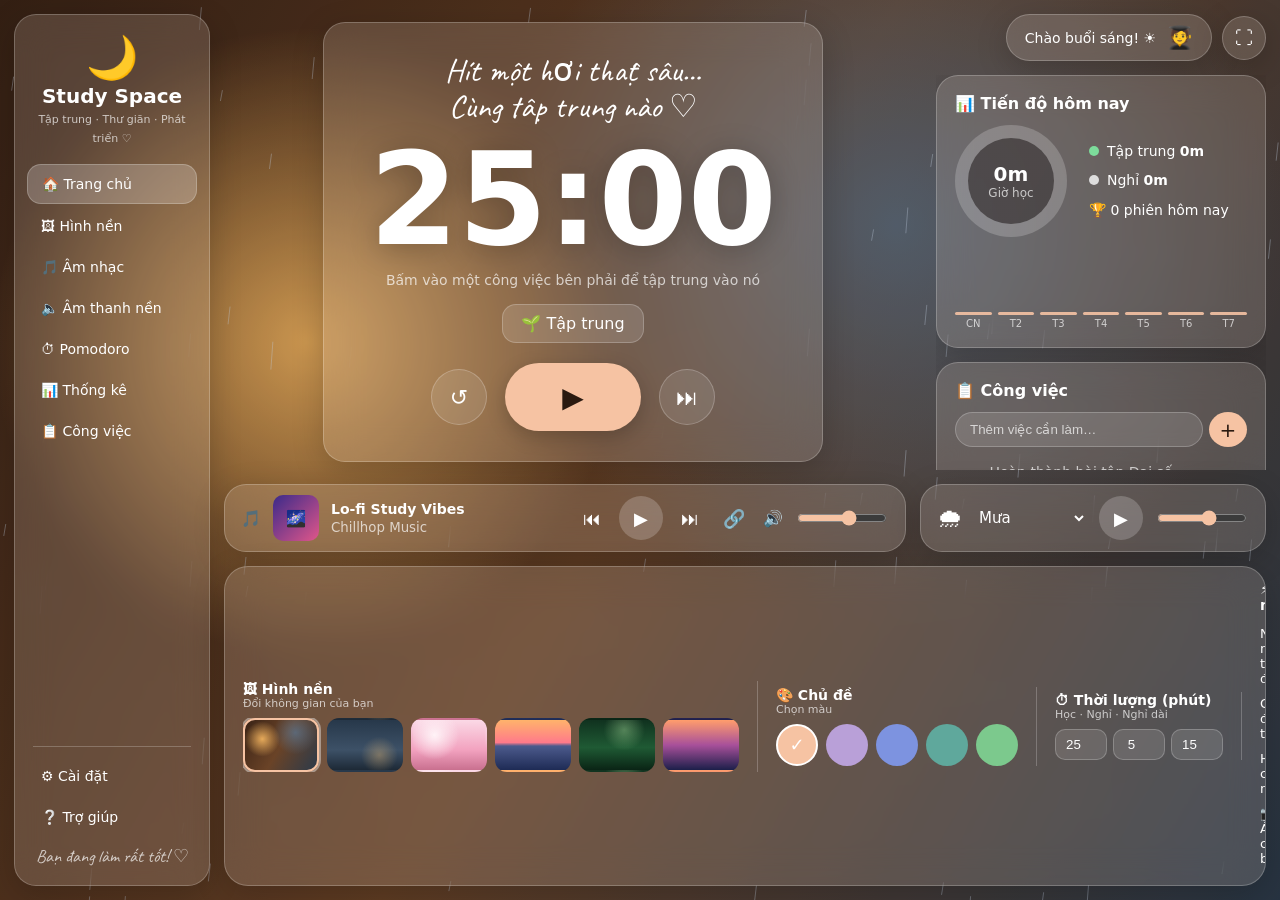
<file: study-space/index.html>
<!DOCTYPE html>
<html lang="vi">
<head>
<meta charset="utf-8">
<meta name="viewport" content="width=device-width, initial-scale=1, viewport-fit=cover">
<title>Study Space</title>
<link rel="stylesheet" href="https://fonts.googleapis.com/css2?family=Caveat:wght@500&display=swap">
<style>
:root{box-sizing:border-box;padding-top:env(safe-area-inset-top,0px);padding-bottom:env(safe-area-inset-bottom,0px);--ac:#f6c3a3;--g:rgba(255,236,220,.16);--gb:rgba(255,255,255,.22);--tx:#fff;--mu:rgba(255,255,255,.7)}
:root.dark{--g:rgba(10,10,18,.5);--gb:rgba(255,255,255,.1)}
html{scroll-padding-top:env(safe-area-inset-top,0px)}
*{box-sizing:border-box}
html,body{height:100%;margin:0}
body{font-family:system-ui,-apple-system,"Segoe UI",Roboto,sans-serif;color:var(--tx);background:#222;overflow:hidden}
button{font:inherit;color:inherit;cursor:pointer;background:none;border:0}
#bg,#rain,#shade{position:fixed;inset:0;z-index:0}
#bg{background-size:cover;background-position:center;transition:background .6s}
#rain{z-index:1;pointer-events:none}
#shade{z-index:1;background:#000;opacity:.12;pointer-events:none}
.glass{background:var(--g);border:1px solid var(--gb);backdrop-filter:blur(18px);-webkit-backdrop-filter:blur(18px);border-radius:22px;box-shadow:0 8px 32px rgba(0,0,0,.18)}
#app{position:relative;z-index:2;height:100%;display:grid;grid-template-columns:196px 1fr 330px;grid-template-rows:auto 1fr auto auto;gap:14px;padding:14px}
nav{grid-row:1/-1;padding:18px 12px;display:flex;flex-direction:column;border-radius:24px}
.logo{text-align:center;margin-bottom:18px}.logo b{display:block;font-size:20px;margin-top:2px}.logo small{color:var(--mu);font-size:11px}
.logo .mo{font-size:42px}
nav button{display:flex;gap:12px;align-items:center;padding:11px 14px;border-radius:14px;text-align:left;font-size:14px;color:var(--tx);width:100%;margin-bottom:3px}
nav button:hover{background:rgba(255,255,255,.1)}nav button.on{background:rgba(255,255,255,.22);border:1px solid var(--gb)}
nav hr{border:0;border-top:1px solid var(--gb);margin:auto 6px 10px}
nav .q{font-family:Caveat,cursive;text-align:center;color:var(--mu);margin:6px 0 0;font-size:18px}
#top{grid-column:3;display:flex;justify-content:flex-end}
#hi{padding:10px 18px;display:flex;align-items:center;gap:10px;border-radius:999px;font-size:14px}
#timer{grid-column:2;grid-row:1/3;place-self:center;width:min(500px,100%);padding:30px 24px;text-align:center}
#qt{font-family:Caveat,cursive;font-size:clamp(22px,2.6vw,32px);line-height:1.15;min-height:2.3em}
#tm{font-size:clamp(72px,10vw,132px);font-weight:700;line-height:1;margin:10px 0;font-variant-numeric:tabular-nums;text-shadow:0 4px 30px rgba(0,0,0,.25)}
#mode{padding:9px 18px;border-radius:14px;background:rgba(255,255,255,.14);border:1px solid var(--gb);margin-bottom:20px;appearance:none;-webkit-appearance:none;color:var(--tx);font:inherit;text-align:center}
#mode option{color:#222}
.ctl{display:flex;justify-content:center;align-items:center;gap:18px}
.rb{width:56px;height:56px;border-radius:50%;border:1px solid var(--gb);font-size:22px;background:rgba(255,255,255,.1)}
.play{width:136px;height:68px;border-radius:999px;background:var(--ac);color:#2b1a10;font-size:28px;border:0;box-shadow:0 6px 20px rgba(0,0,0,.2)}
#right{grid-column:3;grid-row:2;display:flex;flex-direction:column;gap:14px;overflow-y:auto;min-height:0}
.card{padding:18px}
.card h4{margin:0 0 12px;font-size:16px;display:flex;justify-content:space-between;align-items:center}
.prog{display:flex;align-items:center;gap:22px}
#ring{width:112px;height:112px;border-radius:50%;display:grid;place-items:center;flex:none}
#ring div{width:86px;height:86px;border-radius:50%;background:rgba(30,25,25,.55);display:flex;flex-direction:column;align-items:center;justify-content:center;font-size:12px;color:var(--mu)}
#ring b{font-size:20px;color:#fff}
.dot{display:inline-block;width:10px;height:10px;border-radius:50%;margin-right:8px}
.st{font-size:14px;line-height:2.1}
#add{display:flex;gap:6px;margin-bottom:10px}
#add input{flex:1;min-width:0;background:rgba(255,255,255,.12);border:1px solid var(--gb);border-radius:999px;padding:9px 14px;color:#fff;outline:0}
#add input::placeholder{color:var(--mu)}
#add button{width:38px;border-radius:50%;background:var(--ac);color:#2b1a10;font-size:20px}
.task{display:flex;align-items:center;gap:10px;padding:7px 2px;font-size:14px}
.task input{accent-color:var(--ac);width:18px;height:18px}
.task.done span{text-decoration:line-through;color:var(--mu)}
.task .x{margin-left:auto;opacity:.5}
#bars{grid-column:2/4;display:flex;gap:14px;flex-wrap:wrap}
.bar{display:flex;align-items:center;gap:12px;padding:10px 16px;border-radius:22px}
#music{flex:1 1 440px}#amb{flex:0 1 330px}
.art{width:46px;height:46px;border-radius:10px;background:linear-gradient(135deg,#3a2a8a,#e0568a);display:grid;place-items:center;flex:none}
.ti{min-width:0;flex:1}.ti b{display:block;font-size:14px;white-space:nowrap;overflow:hidden;text-overflow:ellipsis}.ti small{color:var(--mu)}
.ib{font-size:18px;padding:6px}
.pp{width:44px;height:44px;border-radius:50%;background:rgba(255,255,255,.2);font-size:18px}
input[type=range]{accent-color:var(--ac);width:90px;min-width:0}
#amb select{background:transparent;color:#fff;border:0;font:inherit;font-size:15px}
#amb select option{color:#222}
#dock{grid-column:2/4;display:flex;gap:0;padding:14px 18px;overflow-x:auto;align-items:center;border-radius:24px}
#dock>div{padding:0 18px;border-right:1px solid var(--gb)}#dock>div:last-child{border:0}#dock>div:first-child{padding-left:0}
#dock h5{margin:0 0 8px;font-size:14px}#dock h5 small{display:block;font-weight:400;color:var(--mu);font-size:11px}
.th{display:flex;gap:8px;overflow-x:auto}
.thumb{width:76px;height:54px;border-radius:12px;border:2px solid transparent;flex:none;padding:0;background-size:cover}
.thumb.on{border-color:var(--ac);box-shadow:0 0 0 2px rgba(255,255,255,.4)}
.sw{width:42px;height:42px;border-radius:50%;border:2px solid transparent;flex:none;font-size:18px}
.sw.on{border-color:#fff}
.tg{display:flex;align-items:center;justify-content:space-between;gap:30px;font-size:13px;padding:5px 0}
.tg i{width:40px;height:22px;border-radius:99px;background:rgba(255,255,255,.25);position:relative;flex:none;transition:.2s}
.tg i:after{content:"";position:absolute;top:2px;left:2px;width:18px;height:18px;border-radius:50%;background:#fff;transition:.2s}
.tg.on i{background:var(--ac)}.tg.on i:after{left:20px}
#dock.hide{display:none}
body.zen nav,body.zen #right,body.zen #top,body.zen #bars,body.zen #dock{opacity:0;pointer-events:none}
.hist{display:flex;gap:6px;align-items:flex-end;height:78px;margin-top:14px}.hist div{flex:1;height:100%;display:flex;flex-direction:column;justify-content:flex-end;align-items:center;gap:3px}.hist i{display:block;width:100%;border-radius:5px;background:var(--ac);opacity:.9}.hist small{font-size:10px;color:var(--mu)}
#cur{font-size:14px;color:var(--mu);margin:-2px 0 14px;min-height:1.3em}
.dur{display:flex;gap:6px}.dur input{width:52px;background:rgba(255,255,255,.12);border:1px solid var(--gb);border-radius:10px;padding:7px 4px;color:#fff;text-align:center}
#top{gap:10px;align-items:center}#top .ib{border-radius:50%;width:44px;height:44px}
[hidden]{display:none!important}
#lm{position:fixed;inset:0;z-index:10;display:grid;place-items:center;background:rgba(0,0,0,.5)}
.lmc{width:min(540px,92vw);padding:20px;background:rgba(28,24,30,.88)}.lmc h4{margin:0 0 12px;font-size:17px}
.lr{display:flex;gap:8px;margin-bottom:10px}.lr input{flex:1;min-width:0;background:rgba(255,255,255,.12);border:1px solid var(--gb);border-radius:12px;padding:10px 12px;color:#fff;outline:0}
.btn{background:rgba(255,255,255,.16);border:1px solid var(--gb);border-radius:12px;padding:9px 14px}.btn:hover{background:rgba(255,255,255,.28)}
#lmsg{font-size:12px;color:var(--mu);margin:4px 0 10px;line-height:1.5}
.lk{display:flex;align-items:center;gap:8px;padding:6px 0;font-size:13px}.lk span{flex:1;min-width:0;white-space:nowrap;overflow:hidden;text-overflow:ellipsis;cursor:pointer}
#ef{position:fixed;z-index:6;left:224px;bottom:150px;width:340px;padding:10px}#ef button{position:absolute;top:-10px;right:-10px;width:26px;height:26px;border-radius:50%;background:#333;font-size:12px}
@media(max-width:980px){#ef{left:10px;right:10px;width:auto;bottom:10px}}
#view{position:fixed;z-index:5;left:224px;right:14px;top:14px;bottom:14px;padding:24px;overflow:auto;background:rgba(24,20,26,.66)}
#vh{display:flex;justify-content:space-between;align-items:center;margin-bottom:16px}#vh h2{margin:0;font-size:22px}#vx{width:38px;height:38px;border-radius:50%;background:rgba(255,255,255,.15)}
.vg{display:grid;grid-template-columns:repeat(auto-fill,minmax(180px,1fr));gap:12px;margin-bottom:12px}.vc{aspect-ratio:1.6;border-radius:16px;border:2px solid transparent;position:relative;overflow:hidden;padding:0}.vc.on{border-color:var(--ac)}.vc span{position:absolute;bottom:0;left:0;right:0;padding:18px 10px 8px;background:linear-gradient(transparent,rgba(0,0,0,.65));font-size:13px;text-align:left}
.vr{display:flex;align-items:center;gap:12px;padding:11px 0;border-bottom:1px solid var(--gb);font-size:14px}.vr label{min-width:110px}.vr input[type=range]{flex:1;width:auto}
.big{display:grid;grid-template-columns:repeat(auto-fit,minmax(150px,1fr));gap:12px;margin-bottom:20px}.big div{padding:16px;border-radius:16px;background:rgba(255,255,255,.1)}.big b{display:block;font-size:26px}.big small{color:var(--mu)}
.flt{display:flex;gap:6px;margin-bottom:6px}.flt .btn.on{background:var(--ac);color:#2b1a10}
#vb h3{margin:16px 0 6px;font-size:13px;color:var(--mu);text-transform:uppercase;letter-spacing:1px}#vb ul{line-height:2;padding-left:20px;margin:0}
@media(max-width:980px){#view{left:10px;right:10px}}
@media(max-width:980px){
 body{overflow:auto}#app{display:flex;flex-direction:column;height:auto;min-height:100%}
 #bg,#rain,#shade{position:fixed}nav{display:none}#top{justify-content:center}#timer{order:-1}#dock{flex-direction:column;align-items:stretch;gap:12px}#dock>div{border:0;padding:0}
 #right{overflow:visible}}
</style>
</head>
<body>
<div id="bg"></div><canvas id="rain"></canvas><div id="shade"></div>
<div id="app">
 <nav class="glass">
  <div class="logo"><div class="mo">🌙</div><b>Study Space</b><small>Tập trung · Thư giãn · Phát triển ♡</small></div>
  <button class="on" data-k="home">🏠 Trang chủ</button>
  <button data-k="bg">🖼 Hình nền</button>
  <button data-k="music">🎵 Âm nhạc</button>
  <button data-k="amb">🔈 Âm thanh nền</button>
  <button data-k="pomo">⏱ Pomodoro</button>
  <button data-k="stat">📊 Thống kê</button>
  <button data-k="task">📋 Công việc</button>
  <hr>
  <button data-k="set">⚙️ Cài đặt</button>
  <button data-k="help">❔ Trợ giúp</button>
  <p class="q">Bạn đang làm rất tốt! ♡</p>
 </nav>

 <div id="top"><div id="hi" class="glass"><span id="hit"></span><span style="font-size:22px">🧑‍🎓</span></div><button class="glass ib" id="fsb" title="Toàn màn hình">⛶</button></div>

 <section id="timer" class="glass">
  <div id="qt">Hít một hơi thật sâu…<br>Cùng tập trung nào ♡</div>
  <div id="tm">25:00</div><div id="cur"></div>
  <select id="mode"><option value="f">🌱 Tập trung</option><option value="b">☕ Nghỉ ngắn</option><option value="l">🛋 Nghỉ dài</option></select>
  <div class="ctl"><button class="rb" id="rs" title="Đặt lại">↺</button><button class="play" id="pl">▶</button><button class="rb" id="sk" title="Bỏ qua">⏭</button></div>
 </section>

 <div id="right">
  <section class="card glass" id="c-stat"><h4>📊 Tiến độ hôm nay</h4>
   <div class="prog"><div id="ring"><div><b id="rt">0m</b>Giờ học</div></div>
    <div class="st"><div><span class="dot" style="background:#7ddc9b"></span>Tập trung <b id="sf">0m</b></div><div><span class="dot" style="background:#ddd"></span>Nghỉ <b id="sb">0m</b></div><div>🏆 <span id="ss">0</span> phiên hôm nay</div></div></div><div class="hist" id="hist"></div></section>
  <section class="card glass" id="c-task"><h4>📋 Công việc</h4>
   <div id="add"><input id="ti" placeholder="Thêm việc cần làm…" maxlength="60"><button id="ta">+</button></div><div id="tl"></div></section>
 </div>

 <div id="bars">
  <div id="music" class="bar glass"><span>🎵</span><div class="art" id="art">🌌</div>
   <div class="ti"><b id="tn">Lo-fi Study Vibes</b><small id="ts">Chillhop Music</small></div>
   <button class="ib" id="pv">⏮</button><button class="pp" id="mp">▶</button><button class="ib" id="nx">⏭</button>
   <button class="ib" id="lk" title="Dán link nhạc">🔗</button><span>🔊</span><input type="range" id="mv" min="0" max="100" value="60"></div>
  <div id="amb" class="bar glass"><span style="font-size:26px">🌧</span>
   <select id="as"><option value="rain">Mưa</option><option value="wave">Sóng biển</option><option value="wind">Gió</option><option value="brown">Brown noise</option></select>
   <button class="pp" id="ap">▶</button><input type="range" id="av" min="0" max="100" value="60"></div>
 </div>

 <div id="dock" class="glass">
  <div><h5>🖼 Hình nền<small>Đổi không gian của bạn</small></h5><div class="th" id="ths"></div></div>
  <div><h5>🎨 Chủ đề<small>Chọn màu</small></h5><div class="th" id="sws"></div></div>
  <div><h5>⏱ Thời lượng (phút)<small>Học · Nghỉ · Nghỉ dài</small></h5><div class="dur"><input type="number" id="d-f" min="1" max="180"><input type="number" id="d-b" min="1" max="180"><input type="number" id="d-l" min="1" max="180"></div></div><div><h5>⚡ Cài đặt nhanh</h5>
   <div class="tg on" id="t-brk"><span>Nhắc nghỉ tự động</span><i></i></div>
   <div class="tg" id="t-dk"><span>Chế độ tối</span><i></i></div>
   <div class="tg on" id="t-qt"><span>Hiện câu nói</span><i></i></div>
   <div class="tg" id="t-up"><span>📷 Ảnh của bạn</span><i></i></div><input type="file" id="up" accept="image/*" hidden></div>
 </div>
</div>

<section id="view" class="glass" hidden><div id="vh"><h2 id="vt"></h2><button id="vx">✕</button></div><div id="vb"></div></section>
<div id="lm" hidden><div class="glass lmc"><h4>🔗 Dán link nhạc</h4>
<div class="lr"><input id="lu" placeholder="Link mp3, YouTube, Spotify, SoundCloud…"><button class="btn" id="lg">Phát</button></div>
<div class="lr"><button class="btn" id="lf">📁 Chọn file từ máy</button><input type="file" id="lfi" accept="audio/*" hidden><button class="btn" id="lx" style="margin-left:auto">Đóng</button></div>
<p id="lmsg">Hỗ trợ link file âm thanh trực tiếp (.mp3, .ogg, .wav, .m4a), YouTube, Spotify và SoundCloud.</p><div id="lsv"></div></div></div>
<div id="ef" class="glass" hidden><button id="efx">✕</button><div id="efb"></div></div>
<script>
const $=s=>document.querySelector(s),$$=s=>[...document.querySelectorAll(s)];
const sv=(k,v)=>{try{localStorage.setItem(k,JSON.stringify(v))}catch(e){}},ld=(k,d)=>{try{const v=localStorage.getItem(k);return v===null?d:JSON.parse(v)}catch(e){return d}};

/* Scenes */
const SC=[
 {n:'Phòng ấm',rain:1,c:'radial-gradient(circle at 24% 38%,rgba(255,190,100,.85),transparent 28%),radial-gradient(circle at 70% 25%,rgba(90,120,150,.7),transparent 35%),linear-gradient(120deg,#3a2316,#6a4327 50%,#2c3a4a)'},
 {n:'Cửa sổ mưa',rain:1,c:'radial-gradient(circle at 70% 70%,rgba(255,200,120,.35),transparent 30%),linear-gradient(#27384a,#3d5167 60%,#1d2936)'},
 {n:'Anh đào',c:'radial-gradient(circle at 30% 30%,#fff3f7,transparent 40%),linear-gradient(#fbd9e6,#f2a2bf 60%,#c9708f)'},
 {n:'Biển chiều',c:'linear-gradient(#ffb36b,#ff7a8a 45%,#4c5a8c 52%,#1e2b55)'},
 {n:'Rừng',c:'radial-gradient(circle at 60% 20%,rgba(200,255,180,.35),transparent 35%),linear-gradient(#10321f,#1f5a34 55%,#0a2415)'},
 {n:'Thành phố',c:'linear-gradient(#ff9d6c,#a8509a 50%,#1c1f4a)'}];
let sc=0,rainOn=false;
function setBg(i){sc=i;$('#bg').style.background=SC[i].c;$('#bg').style.backgroundSize='cover';rainOn=!!SC[i].rain;$$('.thumb').forEach((e,j)=>e.classList.toggle('on',j===i));sv('sc',i)}
SC.forEach((s,i)=>{const b=document.createElement('button');b.className='thumb';b.style.background=s.c;b.title=s.n;b.onclick=()=>setBg(i);$('#ths').appendChild(b)});
$('#t-up').onclick=()=>$('#up').click();
$('#up').onchange=e=>{const f=e.target.files[0];if(!f)return;$('#bg').style.background='url('+URL.createObjectURL(f)+') center/cover';rainOn=false;$$('.thumb').forEach(x=>x.classList.remove('on'))};

/* Rain canvas */
const cv=$('#rain'),cx=cv.getContext('2d');let drops=[];
function rs(){cv.width=innerWidth;cv.height=innerHeight;drops=Array.from({length:130},()=>({x:Math.random()*cv.width,y:Math.random()*cv.height,l:10+Math.random()*18,v:9+Math.random()*9}))}
rs();addEventListener('resize',rs);
(function f(){cx.clearRect(0,0,cv.width,cv.height);if(rainOn){cx.strokeStyle='rgba(220,235,255,.35)';cx.lineWidth=1;cx.beginPath();drops.forEach(d=>{cx.moveTo(d.x,d.y);cx.lineTo(d.x-2,d.y+d.l);d.y+=d.v;if(d.y>cv.height){d.y=-20;d.x=Math.random()*cv.width}});cx.stroke()}requestAnimationFrame(f)})();

/* Theme */
const TH=['#f6c3a3','#b9a0d8','#7d93e0','#5fa89c','#7cc98d'];
TH.forEach((c,i)=>{const b=document.createElement('button');b.className='sw';b.style.background=c;b.onclick=()=>{document.documentElement.style.setProperty('--ac',c);$$('.sw').forEach((e,j)=>e.classList.toggle('on',i===j));b.innerHTML='✓';$$('.sw').forEach((e,j)=>{if(j!==i)e.innerHTML=''});sv('th',i)};$('#sws').appendChild(b)});
const tog=(id,fn)=>{$(id).onclick=()=>{$(id).classList.toggle('on');fn($(id).classList.contains('on'))}};
let brk=true;
tog('#t-brk',v=>brk=v);tog('#t-dk',v=>{document.documentElement.classList.toggle('dark',v);sv('dk',v)});tog('#t-qt',v=>$('#qt').style.visibility=v?'visible':'hidden');

/* Greeting */
const h=new Date().getHours();$('#hit').textContent=h<11?'Chào buổi sáng! ☀️':h<18?'Chào buổi chiều! 🌤':'Chào buổi tối! 🌙';

/* Audio */
let ctx,master,musicBus,ambBus;
function init(){if(ctx){if(ctx.state==='suspended')ctx.resume();return}ctx=new (window.AudioContext||window.webkitAudioContext)();master=ctx.createGain();master.connect(ctx.destination);musicBus=ctx.createGain();ambBus=ctx.createGain();musicBus.connect(master);ambBus.connect(master);musicBus.gain.value=$('#mv').value/100;ambBus.gain.value=$('#av').value/100*.8}
$('#mv').oninput=()=>{if(musicBus)musicBus.gain.value=$('#mv').value/100;au.volume=$('#mv').value/100};
$('#av').oninput=()=>ambBus&&(ambBus.gain.value=$('#av').value/100*.8);
function noise(t){const n=ctx.sampleRate*3,b=ctx.createBuffer(1,n,ctx.sampleRate),d=b.getChannelData(0);let l=0;for(let i=0;i<n;i++){const w=Math.random()*2-1;if(t==='brown'){l=(l+.02*w)/1.02;d[i]=l*3.5}else d[i]=w}const s=ctx.createBufferSource();s.buffer=b;s.loop=true;return s}
function lfo(f,d,t){const o=ctx.createOscillator(),g=ctx.createGain();o.frequency.value=f;g.gain.value=d;o.connect(g).connect(t);o.start();return o}
const AM={
 rain(o){const s=noise('w'),a=ctx.createBiquadFilter(),b=ctx.createBiquadFilter();a.type='highpass';a.frequency.value=900;b.type='lowpass';b.frequency.value=7000;s.connect(a).connect(b).connect(o);s.start();return[s]},
 wave(o){const s=noise('brown'),l=ctx.createBiquadFilter(),g=ctx.createGain();l.type='lowpass';l.frequency.value=700;g.gain.value=.55;s.connect(l).connect(g).connect(o);s.start();return[s,lfo(.1,.4,g.gain)]},
 wind(o){const s=noise('w'),b=ctx.createBiquadFilter();b.type='bandpass';b.frequency.value=500;b.Q.value=.8;s.connect(b).connect(o);s.start();return[s,lfo(.08,300,b.frequency)]},
 brown(o){const s=noise('brown');s.connect(o);s.start();return[s]}};
let amN=null;
function ambStart(){init();ambStop();amN=AM[$('#as').value](ambBus);$('#ap').textContent='⏸'}
function ambStop(){if(amN){amN.forEach(n=>n.stop());amN=null}$('#ap').textContent='▶'}
$('#ap').onclick=()=>amN?ambStop():ambStart();
$('#as').onchange=()=>{$('#amb span').textContent={rain:'🌧',wave:'🌊',wind:'🍃',brown:'〰️'}[$('#as').value];if(amN)ambStart()};

const TR=[
 {n:'Lo-fi Study Vibes',s:'Chillhop Music',a:'🌌',ch:[[57,60,64,67],[53,57,60,64],[55,59,62,65],[52,55,59,62]],t:'triangle',d:4},
 {n:'Midnight Jazz',s:'Soft Chords',a:'🎷',ch:[[50,57,60,64],[55,59,62,65],[48,55,59,64],[57,60,64,67]],t:'sine',d:4.5},
 {n:'Gentle Piano',s:'Calm Focus',a:'🎹',ch:[[48,55,64],[53,57,64],[55,59,62],[57,60,64]],t:'triangle',d:3.5}];
let ti=0,mIv=null,mOn=false,mLp;
function mf(m){return 440*Math.pow(2,(m-69)/12)}
function chord(i,k){const t=ctx.currentTime,T=TR[ti];T.ch[k%4].forEach((m,j)=>{const o=ctx.createOscillator(),g=ctx.createGain();o.type=T.t;o.frequency.value=mf(m);g.gain.setValueAtTime(0,t);g.gain.linearRampToValueAtTime(.12,t+.4);g.gain.exponentialRampToValueAtTime(.001,t+T.d-.2);o.connect(g).connect(mLp);o.start(t+j*.06);o.stop(t+T.d)});
 const b=ctx.createOscillator(),g=ctx.createGain();b.frequency.value=mf(T.ch[k%4][0]-12);g.gain.setValueAtTime(.22,t);g.gain.exponentialRampToValueAtTime(.001,t+T.d-.4);b.connect(g).connect(mLp);b.start(t);b.stop(t+T.d)}
function mStart(){init();extStop();mStop(true);mLp=ctx.createBiquadFilter();mLp.type='lowpass';mLp.frequency.value=1500;mLp.connect(musicBus);let k=0;chord(ti,k++);mIv=setInterval(()=>chord(ti,k++),TR[ti].d*1000);mOn=true;$('#mp').textContent='⏸'}
function mStop(q){clearInterval(mIv);if(mLp){try{mLp.disconnect()}catch(e){}}mOn=false;if(!q)$('#mp').textContent='▶'}
function showT(){const T=TR[ti];$('#tn').textContent=T.n;$('#ts').textContent=T.s;$('#art').textContent=T.a}
$('#mp').onclick=()=>{if(ext){if(au.src)au.paused?au.play():au.pause();return}mOn?mStop():mStart()};
$('#nx').onclick=()=>{const w=mOn||ext;extStop();ti=(ti+1)%TR.length;showT();if(w)mStart()};
$('#pv').onclick=()=>{const w=mOn||ext;extStop();ti=(ti+TR.length-1)%TR.length;showT();if(w)mStart()};

/* Link nhạc ngoài */
const au=new Audio();let ext=false,lks=ld('lks',[]);
au.onplay=()=>$('#mp').textContent='⏸';au.onpause=()=>$('#mp').textContent='▶';
au.onerror=()=>{if(ext&&au.src)msg('Không phát được link này. Hãy thử link file .mp3 trực tiếp, YouTube hoặc Spotify. Một số trang chặn phát từ bên ngoài, hoặc trình duyệt/trang đang chặn nguồn ngoài.')};
const msg=t=>$('#lmsg').textContent=t;
function embedOf(u){let m;
 if(m=u.match(/(?:youtube\.com\/(?:watch\?(?:.*&)?v=|shorts\/|embed\/)|youtu\.be\/)([\w-]{11})/))return{t:'YouTube',s:'https://www.youtube.com/embed/'+m[1]+'?autoplay=1',h:200};
 if(m=u.match(/youtube\.com\/playlist\?(?:.*&)?list=([\w-]+)/))return{t:'YouTube',s:'https://www.youtube.com/embed/videoseries?list='+m[1]+'&autoplay=1',h:200};
 if(m=u.match(/open\.spotify\.com\/(?:intl-\w+\/)?(track|album|playlist|episode|show)\/(\w+)/))return{t:'Spotify',s:'https://open.spotify.com/embed/'+m[1]+'/'+m[2],h:/track|episode/.test(m[1])?152:352};
 if(/soundcloud\.com\//.test(u))return{t:'SoundCloud',s:'https://w.soundcloud.com/player/?auto_play=true&url='+encodeURIComponent(u),h:166};
 return null}
function extStop(){try{au.pause();au.removeAttribute('src')}catch(e){}$('#efb').innerHTML='';$('#ef').hidden=true;ext=false}
function setNow(n,s){$('#tn').textContent=n;$('#ts').textContent=s;$('#art').textContent='🔗'}
function nameOf(u){try{const x=new URL(u);const l=decodeURIComponent(x.pathname.split('/').filter(Boolean).pop()||'');return l&&/\.\w{2,4}$/.test(l)?l:x.hostname.replace('www.','')}catch(e){return u}}
function playUrl(u,save){u=(u||'').trim();if(!/^https?:\/\//i.test(u)){msg('Link phải bắt đầu bằng http:// hoặc https://');return}
 mStop();extStop();init();ext=true;const e=embedOf(u),n=nameOf(u);
 if(e){const f=document.createElement('iframe');f.src=e.s;f.height=e.h;f.allow='autoplay; encrypted-media';f.style.cssText='width:100%;border:0;border-radius:12px;display:block';$('#efb').appendChild(f);$('#ef').hidden=false;setNow(e.t,n);$('#mp').textContent='▶'}
 else{au.src=u;au.volume=$('#mv').value/100;setNow(n,'Link ngoài');au.play().catch(()=>msg('Trình duyệt chưa cho phát. Bấm nút ▶ ở thanh nhạc để thử lại.'))}
 if(save&&!lks.some(k=>k.u===u)){lks.unshift({u,n:(e?e.t+' · ':'')+n});lks=lks.slice(0,8);sv('lks',lks)}
 rl();$('#lm').hidden=true}
function rl(){const b=$('#lsv');b.innerHTML=lks.length?'<small style="color:var(--mu)">Link đã lưu</small>':'';lks.forEach((k,i)=>{const r=document.createElement('div');r.className='lk';const s=document.createElement('span');s.textContent='▶ '+k.n;s.title=k.u;s.onclick=()=>playUrl(k.u,false);const x=document.createElement('button');x.textContent='✕';x.onclick=()=>{lks.splice(i,1);sv('lks',lks);rl()};r.append(s,x);b.appendChild(r)})}
$('#lk').onclick=()=>{$('#lm').hidden=false;$('#lu').focus();rl()};
$('#lx').onclick=()=>$('#lm').hidden=true;$('#lm').onclick=e=>{if(e.target.id==='lm')$('#lm').hidden=true};
$('#lg').onclick=()=>playUrl($('#lu').value,true);$('#lu').onkeydown=e=>{if(e.key==='Enter')playUrl($('#lu').value,true)};
$('#efx').onclick=()=>{extStop();$('#mp').textContent='▶'};
$('#lf').onclick=()=>$('#lfi').click();
$('#lfi').onchange=e=>{const f=e.target.files[0];if(!f)return;mStop();extStop();init();ext=true;au.src=URL.createObjectURL(f);au.volume=$('#mv').value/100;setNow(f.name.replace(/\.\w+$/,''),'File của bạn');au.play().catch(()=>msg('Bấm ▶ để phát.'));$('#lm').hidden=true};

/* Pomodoro */
const D={f:25*60,b:5*60,l:15*60};
const day=()=>new Date().toLocaleDateString('sv-SE');
let hist=ld('hist',{}),mode='f',left=D.f,run=null;
hist[day()]=hist[day()]||{f:0,b:0,s:0};
let fs=hist[day()].f,bs=hist[day()].b;
const fm=s=>String(Math.floor(s/60)).padStart(2,'0')+':'+String(s%60).padStart(2,'0');
const hm=s=>{const m=Math.floor(s/60);return m>=60?Math.floor(m/60)+'h '+(m%60)+'m':m+'m'};
function beep(){try{init();const o=ctx.createOscillator(),g=ctx.createGain();o.frequency.value=660;g.gain.setValueAtTime(.3,ctx.currentTime);g.gain.exponentialRampToValueAtTime(.001,ctx.currentTime+1.2);o.connect(g).connect(ctx.destination);o.start();o.stop(ctx.currentTime+1.2)}catch(e){}}
function draw(){$('#tm').textContent=fm(left);$('#mode').value=mode;$('#pl').textContent=run?'⏸':'▶';document.title=(run?fm(left)+' · ':'')+'Study Space';
 $('#sf').textContent=hm(fs);$('#sb').textContent=hm(bs);$('#rt').textContent=hm(fs);
 const p=Math.min(100,fs/(240*60)*100);$('#ring').style.background='conic-gradient(#7ddc9b '+p+'%,rgba(255,255,255,.2) 0)';
 $('#ss').textContent=hist[day()].s;$('#cur').textContent=cur?'🎯 '+cur:'Bấm vào một công việc bên phải để tập trung vào nó';
 let hh='';for(let i=6;i>=0;i--){const d=new Date(Date.now()-i*864e5),v=(hist[d.toLocaleDateString('sv-SE')]||{f:0}).f;hh+='<div title="'+hm(v)+'"><i style="height:'+Math.max(4,Math.min(100,v/(240*60)*100))+'%"></i><small>'+['CN','T2','T3','T4','T5','T6','T7'][d.getDay()]+'</small></div>'}$('#hist').innerHTML=hh}
function next(){if(mode==='f'){cyc++;mode=cyc%PS.n===0?'l':'b'}else mode='f';left=D[mode];if(!PS.auto){clearInterval(run);run=null}}
$('#pl').onclick=()=>{init();if(run){clearInterval(run);run=null}else run=setInterval(()=>{mode==='f'?fs++:bs++;if(--left<=0){if(brk)beep();if(mode==='f')hist[day()].s++;next()}const hd=hist[day()];hd.f=fs;hd.b=bs;if((fs+bs)%15===0)sv('hist',hist);draw()},1000);draw()};
$('#rs').onclick=()=>{clearInterval(run);run=null;left=D[mode];draw()};
$('#sk').onclick=()=>{next();draw()};
$('#mode').onchange=e=>{mode=e.target.value;left=D[mode];clearInterval(run);run=null;draw()};

/* Tasks */
let cur='';let tasks=ld('tasks',[{t:'Hoàn thành bài tập Đại số tuyến tính',d:1},{t:'Đọc bài báo tiếng Anh',d:1},{t:'Chuẩn bị thuyết trình',d:0},{t:'Lên kế hoạch tuần sau',d:0}]);
function rt(){const l=$('#tl');l.innerHTML='';tasks.forEach((k,i)=>{const r=document.createElement('div');r.className='task'+(k.d?' done':'');const c=document.createElement('input');c.type='checkbox';c.checked=!!k.d;c.onchange=()=>{k.d=c.checked?1:0;sv('tasks',tasks);rt()};const s=document.createElement('span');s.textContent=k.t;s.style.cursor='pointer';s.title='Đặt làm việc đang tập trung';s.onclick=()=>{cur=k.t;draw()};const x=document.createElement('button');x.className='x';x.textContent='✕';x.onclick=()=>{tasks.splice(i,1);sv('tasks',tasks);rt()};r.append(c,s,x);l.appendChild(r)})}
function addT(){const v=$('#ti').value.trim();if(!v)return;tasks.push({t:v,d:0});$('#ti').value='';sv('tasks',tasks);rt()}
$('#ta').onclick=addT;$('#ti').onkeydown=e=>{if(e.key==='Enter')addT()};

let bl=0,cyc=0;const mix={},PS=ld('ps',{auto:true,n:4});
const VR={
bg(){const b=$('#vb');b.innerHTML='<div class="vg" id="vgg"></div><div class="vr"><label>Độ tối</label><input type="range" id="vdim" min="0" max="70" value="'+Math.round(($('#shade').style.opacity||.12)*100)+'"></div><div class="vr"><label>Làm mờ</label><input type="range" id="vbl" min="0" max="12" value="'+bl+'"></div><div class="vr"><label style="flex:1">Hiệu ứng mưa rơi</label><button class="btn" id="vrn">'+(rainOn?'Bật':'Tắt')+'</button></div><div class="vr"><button class="btn" id="vup">📷 Tải ảnh của bạn</button></div>';
 SC.forEach((s,i)=>{const c=document.createElement('button');c.className='vc'+(i===sc?' on':'');c.style.background=s.c;c.innerHTML='<span>'+s.n+'</span>';c.onclick=()=>{setBg(i);VR.bg()};$('#vgg').appendChild(c)});
 $('#vdim').oninput=e=>$('#shade').style.opacity=e.target.value/100;
 $('#vbl').oninput=e=>{bl=e.target.value;$('#bg').style.filter='blur('+bl+'px)'};
 $('#vrn').onclick=()=>{rainOn=!rainOn;VR.bg()};$('#vup').onclick=()=>$('#up').click()},
music(){const b=$('#vb');b.innerHTML='<h3>Nhạc có sẵn</h3><div id="vtr"></div><h3>Link của bạn</h3><div class="vr"><button class="btn" id="vlk">🔗 Dán link / chọn file</button></div><div id="vls"></div>';
 TR.forEach((t,i)=>{const r=document.createElement('div');r.className='vr';r.innerHTML='<span style="font-size:24px">'+t.a+'</span><label style="flex:1"><b>'+t.n+'</b><br><small style="color:var(--mu)">'+t.s+'</small></label>';const p=document.createElement('button');p.className='btn';p.textContent=(mOn&&ti===i)?'⏸ Dừng':'▶ Phát';p.onclick=()=>{if(mOn&&ti===i)mStop();else{ti=i;showT();mStart()}VR.music()};r.appendChild(p);$('#vtr').appendChild(r)});
 lks.forEach((k,i)=>{const r=document.createElement('div');r.className='vr';r.innerHTML='<label style="flex:1;overflow:hidden;text-overflow:ellipsis;white-space:nowrap">🔗 '+k.n+'</label>';const p=document.createElement('button');p.className='btn';p.textContent='▶ Phát';p.onclick=()=>{playUrl(k.u,false);VR.music()};const x=document.createElement('button');x.className='btn';x.textContent='✕';x.onclick=()=>{lks.splice(i,1);sv('lks',lks);VR.music()};r.append(p,x);$('#vls').appendChild(r)});
 $('#vlk').onclick=()=>$('#lk').click()},
amb(){const b=$('#vb');b.innerHTML='<p style="color:var(--mu);margin:0 0 6px">Bật nhiều âm thanh cùng lúc và chỉnh âm lượng riêng cho từng loại.</p>';
 [['rain','🌧','Mưa'],['wave','🌊','Sóng biển'],['wind','🍃','Gió'],['brown','〰️','Brown noise']].forEach(([id,ic,n])=>{const r=document.createElement('div');r.className='vr';r.innerHTML='<button class="pp">'+ic+'</button><label>'+n+'</label><input type="range" min="0" max="100" value="'+(mix[id]?mix[id].v:60)+'">';const bt=r.querySelector('button'),sl=r.querySelector('input');if(mix[id])bt.style.background='var(--ac)';
  bt.onclick=()=>{init();if(mix[id]){mix[id].n.forEach(x=>x.stop());mix[id].g.disconnect();delete mix[id]}else{const g=ctx.createGain();g.gain.value=sl.value/100;g.connect(ambBus);mix[id]={g,v:sl.value,n:AM[id](g)}}VR.amb()};
  sl.oninput=()=>{if(mix[id]){mix[id].g.gain.value=sl.value/100;mix[id].v=sl.value}};b.appendChild(r)})},
pomo(){const b=$('#vb');b.innerHTML='';
 const row=(l,h)=>{const r=document.createElement('div');r.className='vr';r.innerHTML='<label style="flex:1">'+l+'</label>';r.appendChild(h);b.appendChild(r)};
 const num=(v,fn)=>{const i=document.createElement('input');i.type='number';i.value=v;i.style.cssText='width:70px;background:rgba(255,255,255,.12);border:1px solid var(--gb);border-radius:10px;padding:7px;color:#fff;text-align:center';i.onchange=()=>{const n=Math.max(1,Math.min(180,+i.value||1));i.value=n;fn(n)};return i};
 const sw=(v,fn)=>{const t=document.createElement('button');t.className='btn';const s=()=>t.textContent=v()?'Bật':'Tắt';s();t.onclick=()=>{fn();s()};return t};
 [['f','Học (phút)'],['b','Nghỉ ngắn (phút)'],['l','Nghỉ dài (phút)']].forEach(([k,l])=>row(l,num(D[k]/60,v=>{$('#d-'+k).value=v;$('#d-'+k).onchange()})));
 row('Số phiên học trước mỗi lần nghỉ dài',num(PS.n,v=>{PS.n=v;sv('ps',PS)}));
 row('Tự động chuyển phiên tiếp theo',sw(()=>PS.auto,()=>{PS.auto=!PS.auto;sv('ps',PS)}));
 row('Chuông khi hết giờ',sw(()=>brk,()=>$('#t-brk').click()))},
stat(){const b=$('#vb'),dy=Object.values(hist),tf=dy.reduce((a,d)=>a+d.f,0),ts=dy.reduce((a,d)=>a+d.s,0),best=Math.max(0,...dy.map(d=>d.f));
 const ok=j=>{const d=hist[new Date(Date.now()-j*864e5).toLocaleDateString('sv-SE')];return d&&d.f>=60};let st=0,i=0;if(!ok(0))i=1;while(ok(i)){st++;i++}
 let hh='';for(let j=13;j>=0;j--){const d=new Date(Date.now()-j*864e5),v=(hist[d.toLocaleDateString('sv-SE')]||{f:0}).f;hh+='<div title="'+hm(v)+'"><i style="height:'+Math.max(3,Math.min(100,v/(240*60)*100))+'%"></i><small>'+d.getDate()+'/'+(d.getMonth()+1)+'</small></div>'}
 b.innerHTML='<div class="big"><div><b>'+hm(fs)+'</b><small>Học hôm nay</small></div><div><b>'+hist[day()].s+'</b><small>Phiên hôm nay</small></div><div><b>'+hm(tf)+'</b><small>Tổng thời gian học</small></div><div><b>'+ts+'</b><small>Tổng số phiên</small></div><div><b>🔥 '+st+'</b><small>Chuỗi ngày (≥1 giờ)</small></div><div><b>'+hm(best)+'</b><small>Ngày tốt nhất</small></div></div><h3>14 ngày gần nhất (mục tiêu 4 giờ/ngày)</h3><div class="hist" style="height:190px">'+hh+'</div>'},
task(){const b=$('#vb');b.innerHTML='<div id="add"><input id="vti" placeholder="Thêm việc cần làm…" maxlength="60"><button id="vta">+</button></div><div class="flt" id="vfl"></div><div id="vtl"></div><div class="vr"><span id="vcn" style="flex:1;color:var(--mu)"></span><button class="btn" id="vcl">Xóa việc đã xong</button></div>';
 let f=0;const r=()=>{const fl=$('#vfl');fl.innerHTML='';['Tất cả','Chưa xong','Đã xong'].forEach((n,i)=>{const x=document.createElement('button');x.className='btn'+(i===f?' on':'');x.textContent=n;x.onclick=()=>{f=i;r()};fl.appendChild(x)});
  const l=$('#vtl');l.innerHTML='';tasks.forEach((k,i)=>{if(f===1&&k.d||f===2&&!k.d)return;const w=document.createElement('div');w.className='vr';const c=document.createElement('input');c.type='checkbox';c.checked=!!k.d;c.onchange=()=>{k.d=c.checked?1:0;sv('tasks',tasks);rt();r()};const s=document.createElement('label');s.style.cssText='flex:1;cursor:pointer;'+(k.d?'text-decoration:line-through;color:var(--mu)':'');s.textContent=k.t;s.title='Tập trung vào việc này';s.onclick=()=>{cur=k.t;draw()};const x=document.createElement('button');x.className='btn';x.textContent='✕';x.onclick=()=>{tasks.splice(i,1);sv('tasks',tasks);rt();r()};w.append(c,s,x);l.appendChild(w)});
  $('#vcn').textContent=tasks.filter(k=>k.d).length+'/'+tasks.length+' việc đã xong'};
 const add=()=>{const v=$('#vti').value.trim();if(!v)return;tasks.push({t:v,d:0});sv('tasks',tasks);rt();$('#vti').value='';r()};
 $('#vta').onclick=add;$('#vti').onkeydown=e=>{if(e.key==='Enter')add()};$('#vcl').onclick=()=>{tasks=tasks.filter(k=>!k.d);sv('tasks',tasks);rt();r()};r()},
set(){const b=$('#vb');b.innerHTML='<h3>Màu chủ đề</h3><div class="th" id="vsw"></div><div class="vr"><label style="flex:1">Chế độ tối</label><button class="btn" id="vdk"></button></div><div class="vr"><label style="flex:1">Hiện câu nói</label><button class="btn" id="vqt"></button></div><div class="vr"><label style="flex:1">Dữ liệu</label><button class="btn" id="vrs">Xóa toàn bộ dữ liệu</button></div>';
 TH.forEach((c,i)=>{const s=document.createElement('button');s.className='sw'+(ld('th',0)===i?' on':'');s.style.background=c;s.onclick=()=>{$$('#sws .sw')[i].click();VR.set()};$('#vsw').appendChild(s)});
 const sy=()=>{$('#vdk').textContent=$('#t-dk').classList.contains('on')?'Bật':'Tắt';$('#vqt').textContent=$('#t-qt').classList.contains('on')?'Bật':'Tắt'};sy();
 $('#vdk').onclick=()=>{$('#t-dk').click();sy()};$('#vqt').onclick=()=>{$('#t-qt').click();sy()};
 $('#vrs').onclick=()=>{if(confirm('Xóa toàn bộ thống kê, công việc và cài đặt?')){try{localStorage.clear()}catch(e){}location.reload()}}},
help(){$('#vb').innerHTML='<h3>Phím tắt</h3><ul><li><b>Space</b>: bắt đầu / dừng đồng hồ</li><li><b>M</b>: bật / tắt nhạc</li><li><b>Esc</b>: thoát chế độ ẩn giao diện</li><li><b>Nhấp đúp vào đồng hồ</b>: ẩn / hiện giao diện</li></ul><h3>Mẹo học hiệu quả</h3><ul><li>Chọn một việc trong mục Công việc để tập trung vào nó.</li><li>Học 25 phút, nghỉ 5 phút; sau 4 phiên thì nghỉ dài.</li><li>Trộn mưa nhẹ với nhạc lofi để át tiếng ồn xung quanh.</li><li>Dữ liệu được lưu trên trình duyệt của bạn.</li></ul>'}};
function openView(k,btn){$$('nav button').forEach(x=>x.classList.toggle('on',x===btn));const v=$('#view');if(k==='home'){v.hidden=true;return}
 $('#vt').textContent=btn.textContent.trim();VR[k]();v.hidden=false}
$('#vx').onclick=()=>{$('#view').hidden=true;$$('nav button').forEach((x,i)=>x.classList.toggle('on',i===0))};
/* Nav */
const act={bg:()=>$('#dock').classList.toggle('hide'),music:()=>$('#music').scrollIntoView({behavior:'smooth'}),amb:()=>$('#amb').scrollIntoView({behavior:'smooth'}),pomo:()=>$('#timer').scrollIntoView({behavior:'smooth'}),stat:()=>$('#c-stat').scrollIntoView({behavior:'smooth'}),task:()=>{$('#c-task').scrollIntoView({behavior:'smooth'});$('#ti').focus()},set:()=>$('#dock').classList.remove('hide'),help:()=>alert('Mẹo: ☰ chọn nền, bật nhạc/âm thanh, bấm ▶ để bắt đầu Pomodoro. Nút 👁 (nếu có) ẩn giao diện.'),home:()=>{}};
$$('nav button').forEach(b=>b.onclick=()=>openView(b.dataset.k,b));
$('#timer').ondblclick=()=>document.body.classList.toggle('zen');
document.addEventListener('keydown',e=>{if(e.key==='Escape')document.body.classList.remove('zen');if(/INPUT|SELECT|BUTTON/.test(e.target.tagName))return;if(e.code==='Space'){e.preventDefault();$('#pl').click()}if(e.code==='KeyM')$('#mp').click()});
$('#fsb').onclick=()=>document.fullscreenElement?document.exitFullscreen():document.documentElement.requestFullscreen();
addEventListener('beforeunload',()=>sv('hist',hist));

/* Boot */
['f','b','l'].forEach(k=>{const e=$('#d-'+k);e.value=ld('d'+k,D[k]/60);D[k]=e.value*60;e.onchange=()=>{const v=Math.max(1,Math.min(180,+e.value||1));e.value=v;D[k]=v*60;sv('d'+k,v);if(!run&&mode===k){left=D[k];draw()}}});left=D[mode];
setBg(ld('sc',0));$$('.sw')[ld('th',0)].click();if(ld('dk',false))$('#t-dk').click();rt();draw();
</script>
</body>
</html>
</file>
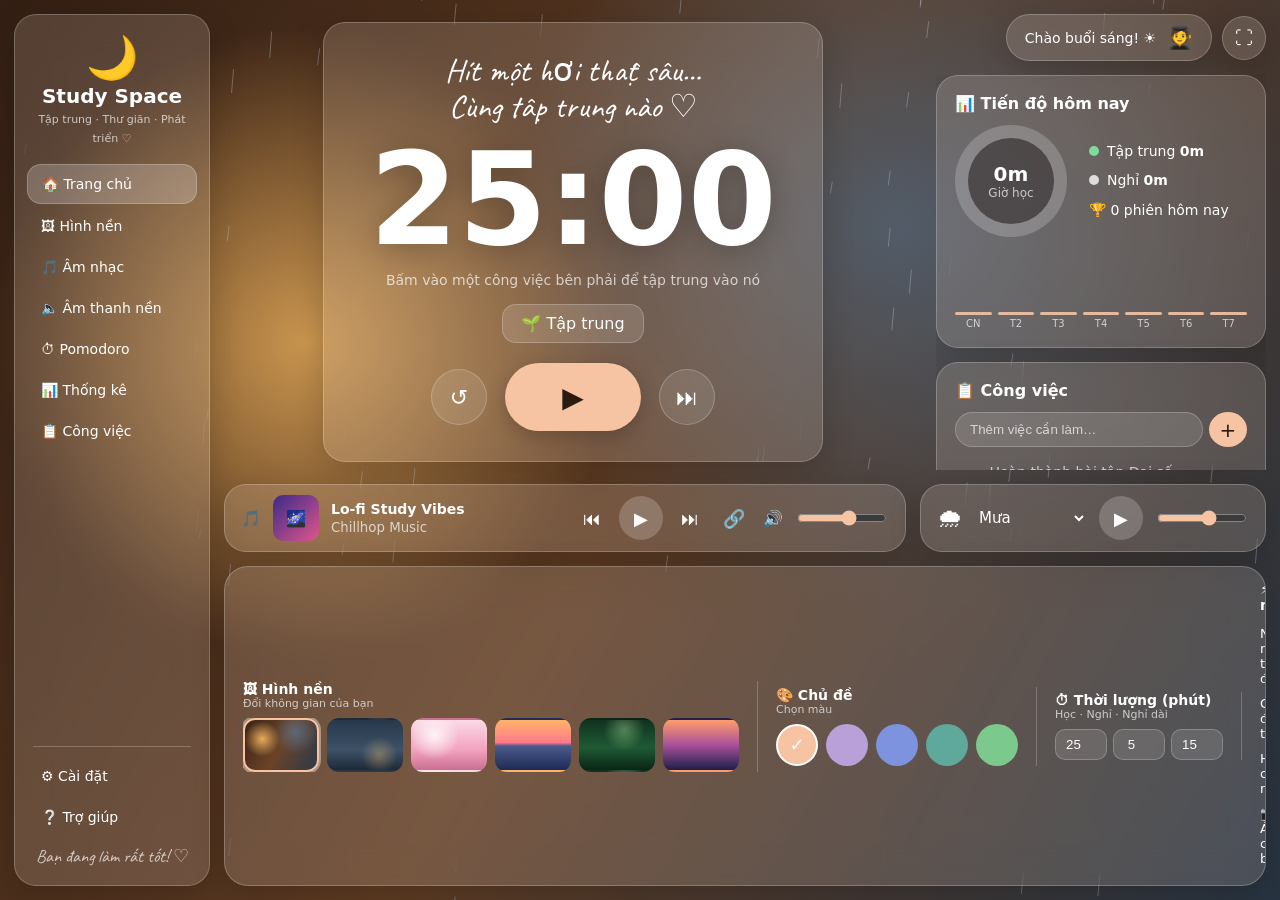
<file: V3.html>
<!DOCTYPE html>
<html lang="vi">

<head>
  <meta charset="utf-8">
  <meta name="viewport" content="width=device-width, initial-scale=1, viewport-fit=cover">
  <title>Study Space</title>
  <link rel="stylesheet" href="https://fonts.googleapis.com/css2?family=Caveat:wght@500&display=swap">
  <style>
    :root {
      box-sizing: border-box;
      padding-top: env(safe-area-inset-top, 0px);
      padding-bottom: env(safe-area-inset-bottom, 0px);
      --ac: #f6c3a3;
      --g: rgba(255, 236, 220, .16);
      --gb: rgba(255, 255, 255, .22);
      --tx: #fff;
      --mu: rgba(255, 255, 255, .7)
    }

    :root.dark {
      --g: rgba(10, 10, 18, .5);
      --gb: rgba(255, 255, 255, .1)
    }

    html {
      scroll-padding-top: env(safe-area-inset-top, 0px)
    }

    * {
      box-sizing: border-box
    }

    html,
    body {
      height: 100%;
      margin: 0
    }

    body {
      font-family: system-ui, -apple-system, "Segoe UI", Roboto, sans-serif;
      color: var(--tx);
      background: #222;
      overflow: hidden
    }

    button {
      font: inherit;
      color: inherit;
      cursor: pointer;
      background: none;
      border: 0
    }

    #bg,
    #rain,
    #shade {
      position: fixed;
      inset: 0;
      z-index: 0
    }

    #bg {
      background-size: cover;
      background-position: center;
      transition: background .6s
    }

    #rain {
      z-index: 1;
      pointer-events: none
    }

    #shade {
      z-index: 1;
      background: #000;
      opacity: .12;
      pointer-events: none
    }

    .glass {
      background: var(--g);
      border: 1px solid var(--gb);
      backdrop-filter: blur(18px);
      -webkit-backdrop-filter: blur(18px);
      border-radius: 22px;
      box-shadow: 0 8px 32px rgba(0, 0, 0, .18)
    }

    #app {
      position: relative;
      z-index: 2;
      height: 100%;
      display: grid;
      grid-template-columns: 196px 1fr 330px;
      grid-template-rows: auto 1fr auto auto;
      gap: 14px;
      padding: 14px
    }

    nav {
      grid-row: 1/-1;
      padding: 18px 12px;
      display: flex;
      flex-direction: column;
      border-radius: 24px
    }

    .logo {
      text-align: center;
      margin-bottom: 18px
    }

    .logo b {
      display: block;
      font-size: 20px;
      margin-top: 2px
    }

    .logo small {
      color: var(--mu);
      font-size: 11px
    }

    .logo .mo {
      font-size: 42px
    }

    nav button {
      display: flex;
      gap: 12px;
      align-items: center;
      padding: 11px 14px;
      border-radius: 14px;
      text-align: left;
      font-size: 14px;
      color: var(--tx);
      width: 100%;
      margin-bottom: 3px
    }

    nav button:hover {
      background: rgba(255, 255, 255, .1)
    }

    nav button.on {
      background: rgba(255, 255, 255, .22);
      border: 1px solid var(--gb)
    }

    nav hr {
      border: 0;
      border-top: 1px solid var(--gb);
      margin: auto 6px 10px
    }

    nav .q {
      font-family: Caveat, cursive;
      text-align: center;
      color: var(--mu);
      margin: 6px 0 0;
      font-size: 18px
    }

    #top {
      grid-column: 3;
      display: flex;
      justify-content: flex-end
    }

    #hi {
      padding: 10px 18px;
      display: flex;
      align-items: center;
      gap: 10px;
      border-radius: 999px;
      font-size: 14px
    }

    #timer {
      grid-column: 2;
      grid-row: 1/3;
      place-self: center;
      width: min(500px, 100%);
      padding: 30px 24px;
      text-align: center
    }

    #qt {
      font-family: Caveat, cursive;
      font-size: clamp(22px, 2.6vw, 32px);
      line-height: 1.15;
      min-height: 2.3em
    }

    #tm {
      font-size: clamp(72px, 10vw, 132px);
      font-weight: 700;
      line-height: 1;
      margin: 10px 0;
      font-variant-numeric: tabular-nums;
      text-shadow: 0 4px 30px rgba(0, 0, 0, .25)
    }

    #mode {
      padding: 9px 18px;
      border-radius: 14px;
      background: rgba(255, 255, 255, .14);
      border: 1px solid var(--gb);
      margin-bottom: 20px;
      appearance: none;
      -webkit-appearance: none;
      color: var(--tx);
      font: inherit;
      text-align: center
    }

    #mode option {
      color: #222
    }

    .ctl {
      display: flex;
      justify-content: center;
      align-items: center;
      gap: 18px
    }

    .rb {
      width: 56px;
      height: 56px;
      border-radius: 50%;
      border: 1px solid var(--gb);
      font-size: 22px;
      background: rgba(255, 255, 255, .1)
    }

    .play {
      width: 136px;
      height: 68px;
      border-radius: 999px;
      background: var(--ac);
      color: #2b1a10;
      font-size: 28px;
      border: 0;
      box-shadow: 0 6px 20px rgba(0, 0, 0, .2)
    }

    #right {
      grid-column: 3;
      grid-row: 2;
      display: flex;
      flex-direction: column;
      gap: 14px;
      overflow-y: auto;
      min-height: 0
    }

    .card {
      padding: 18px
    }

    .card h4 {
      margin: 0 0 12px;
      font-size: 16px;
      display: flex;
      justify-content: space-between;
      align-items: center
    }

    .prog {
      display: flex;
      align-items: center;
      gap: 22px
    }

    #ring {
      width: 112px;
      height: 112px;
      border-radius: 50%;
      display: grid;
      place-items: center;
      flex: none
    }

    #ring div {
      width: 86px;
      height: 86px;
      border-radius: 50%;
      background: rgba(30, 25, 25, .55);
      display: flex;
      flex-direction: column;
      align-items: center;
      justify-content: center;
      font-size: 12px;
      color: var(--mu)
    }

    #ring b {
      font-size: 20px;
      color: #fff
    }

    .dot {
      display: inline-block;
      width: 10px;
      height: 10px;
      border-radius: 50%;
      margin-right: 8px
    }

    .st {
      font-size: 14px;
      line-height: 2.1
    }

    #add {
      display: flex;
      gap: 6px;
      margin-bottom: 10px
    }

    #add input {
      flex: 1;
      min-width: 0;
      background: rgba(255, 255, 255, .12);
      border: 1px solid var(--gb);
      border-radius: 999px;
      padding: 9px 14px;
      color: #fff;
      outline: 0
    }

    #add input::placeholder {
      color: var(--mu)
    }

    #add button {
      width: 38px;
      border-radius: 50%;
      background: var(--ac);
      color: #2b1a10;
      font-size: 20px
    }

    .task {
      display: flex;
      align-items: center;
      gap: 10px;
      padding: 7px 2px;
      font-size: 14px
    }

    .task input {
      accent-color: var(--ac);
      width: 18px;
      height: 18px
    }

    .task.done span {
      text-decoration: line-through;
      color: var(--mu)
    }

    .task .x {
      margin-left: auto;
      opacity: .5
    }

    #bars {
      grid-column: 2/4;
      display: flex;
      gap: 14px;
      flex-wrap: wrap
    }

    .bar {
      display: flex;
      align-items: center;
      gap: 12px;
      padding: 10px 16px;
      border-radius: 22px
    }

    #music {
      flex: 1 1 440px
    }

    #amb {
      flex: 0 1 330px
    }

    .art {
      width: 46px;
      height: 46px;
      border-radius: 10px;
      background: linear-gradient(135deg, #3a2a8a, #e0568a);
      display: grid;
      place-items: center;
      flex: none
    }

    .ti {
      min-width: 0;
      flex: 1
    }

    .ti b {
      display: block;
      font-size: 14px;
      white-space: nowrap;
      overflow: hidden;
      text-overflow: ellipsis
    }

    .ti small {
      color: var(--mu)
    }

    .ib {
      font-size: 18px;
      padding: 6px
    }

    .pp {
      width: 44px;
      height: 44px;
      border-radius: 50%;
      background: rgba(255, 255, 255, .2);
      font-size: 18px
    }

    input[type=range] {
      accent-color: var(--ac);
      width: 90px;
      min-width: 0
    }

    #amb select {
      background: transparent;
      color: #fff;
      border: 0;
      font: inherit;
      font-size: 15px
    }

    #amb select option {
      color: #222
    }

    #dock {
      grid-column: 2/4;
      display: flex;
      gap: 0;
      padding: 14px 18px;
      overflow-x: auto;
      align-items: center;
      border-radius: 24px
    }

    #dock>div {
      padding: 0 18px;
      border-right: 1px solid var(--gb)
    }

    #dock>div:last-child {
      border: 0
    }

    #dock>div:first-child {
      padding-left: 0
    }

    #dock h5 {
      margin: 0 0 8px;
      font-size: 14px
    }

    #dock h5 small {
      display: block;
      font-weight: 400;
      color: var(--mu);
      font-size: 11px
    }

    .th {
      display: flex;
      gap: 8px;
      overflow-x: auto
    }

    .thumb {
      width: 76px;
      height: 54px;
      border-radius: 12px;
      border: 2px solid transparent;
      flex: none;
      padding: 0;
      background-size: cover
    }

    .thumb.on {
      border-color: var(--ac);
      box-shadow: 0 0 0 2px rgba(255, 255, 255, .4)
    }

    .sw {
      width: 42px;
      height: 42px;
      border-radius: 50%;
      border: 2px solid transparent;
      flex: none;
      font-size: 18px
    }

    .sw.on {
      border-color: #fff
    }

    .tg {
      display: flex;
      align-items: center;
      justify-content: space-between;
      gap: 30px;
      font-size: 13px;
      padding: 5px 0
    }

    .tg i {
      width: 40px;
      height: 22px;
      border-radius: 99px;
      background: rgba(255, 255, 255, .25);
      position: relative;
      flex: none;
      transition: .2s
    }

    .tg i:after {
      content: "";
      position: absolute;
      top: 2px;
      left: 2px;
      width: 18px;
      height: 18px;
      border-radius: 50%;
      background: #fff;
      transition: .2s
    }

    .tg.on i {
      background: var(--ac)
    }

    .tg.on i:after {
      left: 20px
    }

    #dock.hide {
      display: none
    }

    body.zen nav,
    body.zen #right,
    body.zen #top,
    body.zen #bars,
    body.zen #dock {
      opacity: 0;
      pointer-events: none
    }

    .hist {
      display: flex;
      gap: 6px;
      align-items: flex-end;
      height: 78px;
      margin-top: 14px
    }

    .hist div {
      flex: 1;
      height: 100%;
      display: flex;
      flex-direction: column;
      justify-content: flex-end;
      align-items: center;
      gap: 3px
    }

    .hist i {
      display: block;
      width: 100%;
      border-radius: 5px;
      background: var(--ac);
      opacity: .9
    }

    .hist small {
      font-size: 10px;
      color: var(--mu)
    }

    #cur {
      font-size: 14px;
      color: var(--mu);
      margin: -2px 0 14px;
      min-height: 1.3em
    }

    .dur {
      display: flex;
      gap: 6px
    }

    .dur input {
      width: 52px;
      background: rgba(255, 255, 255, .12);
      border: 1px solid var(--gb);
      border-radius: 10px;
      padding: 7px 4px;
      color: #fff;
      text-align: center
    }

    #top {
      gap: 10px;
      align-items: center
    }

    #top .ib {
      border-radius: 50%;
      width: 44px;
      height: 44px
    }

    [hidden] {
      display: none !important
    }

    #lm {
      position: fixed;
      inset: 0;
      z-index: 10;
      display: grid;
      place-items: center;
      background: rgba(0, 0, 0, .5)
    }

    .lmc {
      width: min(540px, 92vw);
      padding: 20px;
      background: rgba(28, 24, 30, .88)
    }

    .lmc h4 {
      margin: 0 0 12px;
      font-size: 17px
    }

    .lr {
      display: flex;
      gap: 8px;
      margin-bottom: 10px
    }

    .lr input {
      flex: 1;
      min-width: 0;
      background: rgba(255, 255, 255, .12);
      border: 1px solid var(--gb);
      border-radius: 12px;
      padding: 10px 12px;
      color: #fff;
      outline: 0
    }

    .btn {
      background: rgba(255, 255, 255, .16);
      border: 1px solid var(--gb);
      border-radius: 12px;
      padding: 9px 14px
    }

    .btn:hover {
      background: rgba(255, 255, 255, .28)
    }

    #lmsg {
      font-size: 12px;
      color: var(--mu);
      margin: 4px 0 10px;
      line-height: 1.5
    }

    .lk {
      display: flex;
      align-items: center;
      gap: 8px;
      padding: 6px 0;
      font-size: 13px
    }

    .lk span {
      flex: 1;
      min-width: 0;
      white-space: nowrap;
      overflow: hidden;
      text-overflow: ellipsis;
      cursor: pointer
    }

    #ef {
      position: fixed;
      z-index: 6;
      left: 224px;
      bottom: 150px;
      width: 340px;
      padding: 10px
    }

    #ef button {
      position: absolute;
      top: -10px;
      right: -10px;
      width: 26px;
      height: 26px;
      border-radius: 50%;
      background: #333;
      font-size: 12px
    }

    @media(max-width:980px) {
      #ef {
        left: 10px;
        right: 10px;
        width: auto;
        bottom: 10px
      }
    }

    #view {
      position: fixed;
      z-index: 5;
      left: 224px;
      right: 14px;
      top: 14px;
      bottom: 14px;
      padding: 24px;
      overflow: auto;
      background: rgba(24, 20, 26, .66)
    }

    #vh {
      display: flex;
      justify-content: space-between;
      align-items: center;
      margin-bottom: 16px
    }

    #vh h2 {
      margin: 0;
      font-size: 22px
    }

    #vx {
      width: 38px;
      height: 38px;
      border-radius: 50%;
      background: rgba(255, 255, 255, .15)
    }

    .vg {
      display: grid;
      grid-template-columns: repeat(auto-fill, minmax(180px, 1fr));
      gap: 12px;
      margin-bottom: 12px
    }

    .vc {
      aspect-ratio: 1.6;
      border-radius: 16px;
      border: 2px solid transparent;
      position: relative;
      overflow: hidden;
      padding: 0
    }

    .vc.on {
      border-color: var(--ac)
    }

    .vc span {
      position: absolute;
      bottom: 0;
      left: 0;
      right: 0;
      padding: 18px 10px 8px;
      background: linear-gradient(transparent, rgba(0, 0, 0, .65));
      font-size: 13px;
      text-align: left
    }

    .vr {
      display: flex;
      align-items: center;
      gap: 12px;
      padding: 11px 0;
      border-bottom: 1px solid var(--gb);
      font-size: 14px
    }

    .vr label {
      min-width: 110px
    }

    .vr input[type=range] {
      flex: 1;
      width: auto
    }

    .big {
      display: grid;
      grid-template-columns: repeat(auto-fit, minmax(150px, 1fr));
      gap: 12px;
      margin-bottom: 20px
    }

    .big div {
      padding: 16px;
      border-radius: 16px;
      background: rgba(255, 255, 255, .1)
    }

    .big b {
      display: block;
      font-size: 26px
    }

    .big small {
      color: var(--mu)
    }

    .flt {
      display: flex;
      gap: 6px;
      margin-bottom: 6px
    }

    .flt .btn.on {
      background: var(--ac);
      color: #2b1a10
    }

    #vb h3 {
      margin: 16px 0 6px;
      font-size: 13px;
      color: var(--mu);
      text-transform: uppercase;
      letter-spacing: 1px
    }

    #vb ul {
      line-height: 2;
      padding-left: 20px;
      margin: 0
    }

    @media(max-width:980px) {
      #view {
        left: 10px;
        right: 10px
      }
    }

    @media(max-width:980px) {
      body {
        overflow: auto
      }

      #app {
        display: flex;
        flex-direction: column;
        height: auto;
        min-height: 100%
      }

      #bg,
      #rain,
      #shade {
        position: fixed
      }

      nav {
        display: none
      }

      #top {
        justify-content: center
      }

      #timer {
        order: -1
      }

      #dock {
        flex-direction: column;
        align-items: stretch;
        gap: 12px
      }

      #dock>div {
        border: 0;
        padding: 0
      }

      #right {
        overflow: visible
      }
    }
  </style>
</head>

<body>
  <div id="bg"></div><canvas id="rain"></canvas>
  <div id="shade"></div>
  <div id="app">
    <nav class="glass">
      <div class="logo">
        <div class="mo">🌙</div><b>Study Space</b><small>Tập trung · Thư giãn · Phát triển ♡</small>
      </div>
      <button class="on" data-k="home">🏠 Trang chủ</button>
      <button data-k="bg">🖼 Hình nền</button>
      <button data-k="music">🎵 Âm nhạc</button>
      <button data-k="amb">🔈 Âm thanh nền</button>
      <button data-k="pomo">⏱ Pomodoro</button>
      <button data-k="stat">📊 Thống kê</button>
      <button data-k="task">📋 Công việc</button>
      <hr>
      <button data-k="set">⚙️ Cài đặt</button>
      <button data-k="help">❔ Trợ giúp</button>
      <p class="q">Bạn đang làm rất tốt! ♡</p>
    </nav>

    <div id="top">
      <div id="hi" class="glass"><span id="hit"></span><span style="font-size:22px">🧑‍🎓</span></div><button
        class="glass ib" id="fsb" title="Toàn màn hình">⛶</button>
    </div>

    <section id="timer" class="glass">
      <div id="qt">Hít một hơi thật sâu…<br>Cùng tập trung nào ♡</div>
      <div id="tm">25:00</div>
      <div id="cur"></div>
      <select id="mode">
        <option value="f">🌱 Tập trung</option>
        <option value="b">☕ Nghỉ ngắn</option>
        <option value="l">🛋 Nghỉ dài</option>
      </select>
      <div class="ctl"><button class="rb" id="rs" title="Đặt lại">↺</button><button class="play"
          id="pl">▶</button><button class="rb" id="sk" title="Bỏ qua">⏭</button></div>
    </section>

    <div id="right">
      <section class="card glass" id="c-stat">
        <h4>📊 Tiến độ hôm nay</h4>
        <div class="prog">
          <div id="ring">
            <div><b id="rt">0m</b>Giờ học</div>
          </div>
          <div class="st">
            <div><span class="dot" style="background:#7ddc9b"></span>Tập trung <b id="sf">0m</b></div>
            <div><span class="dot" style="background:#ddd"></span>Nghỉ <b id="sb">0m</b></div>
            <div>🏆 <span id="ss">0</span> phiên hôm nay</div>
          </div>
        </div>
        <div class="hist" id="hist"></div>
      </section>
      <section class="card glass" id="c-task">
        <h4>📋 Công việc</h4>
        <div id="add"><input id="ti" placeholder="Thêm việc cần làm…" maxlength="60"><button id="ta">+</button></div>
        <div id="tl"></div>
      </section>
    </div>

    <div id="bars">
      <div id="music" class="bar glass"><span>🎵</span>
        <div class="art" id="art">🌌</div>
        <div class="ti"><b id="tn">Lo-fi Study Vibes</b><small id="ts">Chillhop Music</small></div>
        <button class="ib" id="pv">⏮</button><button class="pp" id="mp">▶</button><button class="ib" id="nx">⏭</button>
        <button class="ib" id="lk" title="Dán link nhạc">🔗</button><span>🔊</span><input type="range" id="mv" min="0"
          max="100" value="60">
      </div>
      <div id="amb" class="bar glass"><span style="font-size:26px">🌧</span>
        <select id="as">
          <option value="rain">Mưa</option>
          <option value="wave">Sóng biển</option>
          <option value="wind">Gió</option>
          <option value="brown">Brown noise</option>
        </select>
        <button class="pp" id="ap">▶</button><input type="range" id="av" min="0" max="100" value="60">
      </div>
    </div>

    <div id="dock" class="glass">
      <div>
        <h5>🖼 Hình nền<small>Đổi không gian của bạn</small></h5>
        <div class="th" id="ths"></div>
      </div>
      <div>
        <h5>🎨 Chủ đề<small>Chọn màu</small></h5>
        <div class="th" id="sws"></div>
      </div>
      <div>
        <h5>⏱ Thời lượng (phút)<small>Học · Nghỉ · Nghỉ dài</small></h5>
        <div class="dur"><input type="number" id="d-f" min="1" max="180"><input type="number" id="d-b" min="1"
            max="180"><input type="number" id="d-l" min="1" max="180"></div>
      </div>
      <div>
        <h5>⚡ Cài đặt nhanh</h5>
        <div class="tg on" id="t-brk"><span>Nhắc nghỉ tự động</span><i></i></div>
        <div class="tg" id="t-dk"><span>Chế độ tối</span><i></i></div>
        <div class="tg on" id="t-qt"><span>Hiện câu nói</span><i></i></div>
        <div class="tg" id="t-up"><span>📷 Ảnh của bạn</span><i></i></div><input type="file" id="up" accept="image/*"
          hidden>
      </div>
    </div>
  </div>

  <section id="view" class="glass" hidden>
    <div id="vh">
      <h2 id="vt"></h2><button id="vx">✕</button>
    </div>
    <div id="vb"></div>
  </section>
  <div id="lm" hidden>
    <div class="glass lmc">
      <h4>🔗 Dán link nhạc</h4>
      <div class="lr"><input id="lu" placeholder="Link mp3, YouTube, Spotify, SoundCloud…"><button class="btn"
          id="lg">Phát</button></div>
      <div class="lr"><button class="btn" id="lf">📁 Chọn file từ máy</button><input type="file" id="lfi"
          accept="audio/*" hidden><button class="btn" id="lx" style="margin-left:auto">Đóng</button></div>
      <p id="lmsg">Hỗ trợ link file âm thanh trực tiếp (.mp3, .ogg, .wav, .m4a), YouTube, Spotify và SoundCloud.</p>
      <div id="lsv"></div>
    </div>
  </div>
  <div id="ef" class="glass" hidden><button id="efx">✕</button>
    <div id="efb"></div>
  </div>
  <script>
    const $ = s => document.querySelector(s), $$ = s => [...document.querySelectorAll(s)];
    const sv = (k, v) => { try { localStorage.setItem(k, JSON.stringify(v)) } catch (e) { } }, ld = (k, d) => { try { const v = localStorage.getItem(k); return v === null ? d : JSON.parse(v) } catch (e) { return d } };

    /* Scenes */
    const SC = [
      { n: 'Phòng ấm', rain: 1, c: 'radial-gradient(circle at 24% 38%,rgba(255,190,100,.85),transparent 28%),radial-gradient(circle at 70% 25%,rgba(90,120,150,.7),transparent 35%),linear-gradient(120deg,#3a2316,#6a4327 50%,#2c3a4a)' },
      { n: 'Cửa sổ mưa', rain: 1, c: 'radial-gradient(circle at 70% 70%,rgba(255,200,120,.35),transparent 30%),linear-gradient(#27384a,#3d5167 60%,#1d2936)' },
      { n: 'Anh đào', c: 'radial-gradient(circle at 30% 30%,#fff3f7,transparent 40%),linear-gradient(#fbd9e6,#f2a2bf 60%,#c9708f)' },
      { n: 'Biển chiều', c: 'linear-gradient(#ffb36b,#ff7a8a 45%,#4c5a8c 52%,#1e2b55)' },
      { n: 'Rừng', c: 'radial-gradient(circle at 60% 20%,rgba(200,255,180,.35),transparent 35%),linear-gradient(#10321f,#1f5a34 55%,#0a2415)' },
      { n: 'Thành phố', c: 'linear-gradient(#ff9d6c,#a8509a 50%,#1c1f4a)' }];
    let sc = 0, rainOn = false;
    function setBg(i) { sc = i; $('#bg').style.background = SC[i].c; $('#bg').style.backgroundSize = 'cover'; rainOn = !!SC[i].rain; $$('.thumb').forEach((e, j) => e.classList.toggle('on', j === i)); sv('sc', i) }
    SC.forEach((s, i) => { const b = document.createElement('button'); b.className = 'thumb'; b.style.background = s.c; b.title = s.n; b.onclick = () => setBg(i); $('#ths').appendChild(b) });
    $('#t-up').onclick = () => $('#up').click();
    $('#up').onchange = e => { const f = e.target.files[0]; if (!f) return; $('#bg').style.background = 'url(' + URL.createObjectURL(f) + ') center/cover'; rainOn = false; $$('.thumb').forEach(x => x.classList.remove('on')) };

    /* Rain canvas */
    const cv = $('#rain'), cx = cv.getContext('2d'); let drops = [];
    function rs() { cv.width = innerWidth; cv.height = innerHeight; drops = Array.from({ length: 130 }, () => ({ x: Math.random() * cv.width, y: Math.random() * cv.height, l: 10 + Math.random() * 18, v: 9 + Math.random() * 9 })) }
    rs(); addEventListener('resize', rs);
    (function f() { cx.clearRect(0, 0, cv.width, cv.height); if (rainOn) { cx.strokeStyle = 'rgba(220,235,255,.35)'; cx.lineWidth = 1; cx.beginPath(); drops.forEach(d => { cx.moveTo(d.x, d.y); cx.lineTo(d.x - 2, d.y + d.l); d.y += d.v; if (d.y > cv.height) { d.y = -20; d.x = Math.random() * cv.width } }); cx.stroke() } requestAnimationFrame(f) })();

    /* Theme */
    const TH = ['#f6c3a3', '#b9a0d8', '#7d93e0', '#5fa89c', '#7cc98d'];
    TH.forEach((c, i) => { const b = document.createElement('button'); b.className = 'sw'; b.style.background = c; b.onclick = () => { document.documentElement.style.setProperty('--ac', c); $$('.sw').forEach((e, j) => e.classList.toggle('on', i === j)); b.innerHTML = '✓'; $$('.sw').forEach((e, j) => { if (j !== i) e.innerHTML = '' }); sv('th', i) }; $('#sws').appendChild(b) });
    const tog = (id, fn) => { $(id).onclick = () => { $(id).classList.toggle('on'); fn($(id).classList.contains('on')) } };
    let brk = true;
    tog('#t-brk', v => brk = v); tog('#t-dk', v => { document.documentElement.classList.toggle('dark', v); sv('dk', v) }); tog('#t-qt', v => $('#qt').style.visibility = v ? 'visible' : 'hidden');

    /* Greeting */
    const h = new Date().getHours(); $('#hit').textContent = h < 11 ? 'Chào buổi sáng! ☀️' : h < 18 ? 'Chào buổi chiều! 🌤' : 'Chào buổi tối! 🌙';

    /* Audio */
    let ctx, master, musicBus, ambBus;
    function init() { if (ctx) { if (ctx.state === 'suspended') ctx.resume(); return } ctx = new (window.AudioContext || window.webkitAudioContext)(); master = ctx.createGain(); master.connect(ctx.destination); musicBus = ctx.createGain(); ambBus = ctx.createGain(); musicBus.connect(master); ambBus.connect(master); musicBus.gain.value = $('#mv').value / 100; ambBus.gain.value = $('#av').value / 100 * .8 }
    $('#mv').oninput = () => { if (musicBus) musicBus.gain.value = $('#mv').value / 100; au.volume = $('#mv').value / 100 };
    $('#av').oninput = () => ambBus && (ambBus.gain.value = $('#av').value / 100 * .8);
    function noise(t) { const n = ctx.sampleRate * 3, b = ctx.createBuffer(1, n, ctx.sampleRate), d = b.getChannelData(0); let l = 0; for (let i = 0; i < n; i++) { const w = Math.random() * 2 - 1; if (t === 'brown') { l = (l + .02 * w) / 1.02; d[i] = l * 3.5 } else d[i] = w } const s = ctx.createBufferSource(); s.buffer = b; s.loop = true; return s }
    function lfo(f, d, t) { const o = ctx.createOscillator(), g = ctx.createGain(); o.frequency.value = f; g.gain.value = d; o.connect(g).connect(t); o.start(); return o }
    const AM = {
      rain(o) { const s = noise('w'), a = ctx.createBiquadFilter(), b = ctx.createBiquadFilter(); a.type = 'highpass'; a.frequency.value = 900; b.type = 'lowpass'; b.frequency.value = 7000; s.connect(a).connect(b).connect(o); s.start(); return [s] },
      wave(o) { const s = noise('brown'), l = ctx.createBiquadFilter(), g = ctx.createGain(); l.type = 'lowpass'; l.frequency.value = 700; g.gain.value = .55; s.connect(l).connect(g).connect(o); s.start(); return [s, lfo(.1, .4, g.gain)] },
      wind(o) { const s = noise('w'), b = ctx.createBiquadFilter(); b.type = 'bandpass'; b.frequency.value = 500; b.Q.value = .8; s.connect(b).connect(o); s.start(); return [s, lfo(.08, 300, b.frequency)] },
      brown(o) { const s = noise('brown'); s.connect(o); s.start(); return [s] }
    };
    let amN = null;
    function ambStart() { init(); ambStop(); amN = AM[$('#as').value](ambBus); $('#ap').textContent = '⏸' }
    function ambStop() { if (amN) { amN.forEach(n => n.stop()); amN = null } $('#ap').textContent = '▶' }
    $('#ap').onclick = () => amN ? ambStop() : ambStart();
    $('#as').onchange = () => { $('#amb span').textContent = { rain: '🌧', wave: '🌊', wind: '🍃', brown: '〰️' }[$('#as').value]; if (amN) ambStart() };

    const TR = [
      { n: 'Lo-fi Study Vibes', s: 'Chillhop Music', a: '🌌', ch: [[57, 60, 64, 67], [53, 57, 60, 64], [55, 59, 62, 65], [52, 55, 59, 62]], t: 'triangle', d: 4 },
      { n: 'Midnight Jazz', s: 'Soft Chords', a: '🎷', ch: [[50, 57, 60, 64], [55, 59, 62, 65], [48, 55, 59, 64], [57, 60, 64, 67]], t: 'sine', d: 4.5 },
      { n: 'Gentle Piano', s: 'Calm Focus', a: '🎹', ch: [[48, 55, 64], [53, 57, 64], [55, 59, 62], [57, 60, 64]], t: 'triangle', d: 3.5 }];
    let ti = 0, mIv = null, mOn = false, mLp;
    function mf(m) { return 440 * Math.pow(2, (m - 69) / 12) }
    function chord(i, k) {
      const t = ctx.currentTime, T = TR[ti]; T.ch[k % 4].forEach((m, j) => { const o = ctx.createOscillator(), g = ctx.createGain(); o.type = T.t; o.frequency.value = mf(m); g.gain.setValueAtTime(0, t); g.gain.linearRampToValueAtTime(.12, t + .4); g.gain.exponentialRampToValueAtTime(.001, t + T.d - .2); o.connect(g).connect(mLp); o.start(t + j * .06); o.stop(t + T.d) });
      const b = ctx.createOscillator(), g = ctx.createGain(); b.frequency.value = mf(T.ch[k % 4][0] - 12); g.gain.setValueAtTime(.22, t); g.gain.exponentialRampToValueAtTime(.001, t + T.d - .4); b.connect(g).connect(mLp); b.start(t); b.stop(t + T.d)
    }
    function mStart() { init(); extStop(); mStop(true); mLp = ctx.createBiquadFilter(); mLp.type = 'lowpass'; mLp.frequency.value = 1500; mLp.connect(musicBus); let k = 0; chord(ti, k++); mIv = setInterval(() => chord(ti, k++), TR[ti].d * 1000); mOn = true; $('#mp').textContent = '⏸' }
    function mStop(q) { clearInterval(mIv); if (mLp) { try { mLp.disconnect() } catch (e) { } } mOn = false; if (!q) $('#mp').textContent = '▶' }
    function showT() { const T = TR[ti]; $('#tn').textContent = T.n; $('#ts').textContent = T.s; $('#art').textContent = T.a }
    $('#mp').onclick = () => { if (ext) { if (au.src) au.paused ? au.play() : au.pause(); return } mOn ? mStop() : mStart() };
    $('#nx').onclick = () => { const w = mOn || ext; extStop(); ti = (ti + 1) % TR.length; showT(); if (w) mStart() };
    $('#pv').onclick = () => { const w = mOn || ext; extStop(); ti = (ti + TR.length - 1) % TR.length; showT(); if (w) mStart() };

    /* Link nhạc ngoài */
    const au = new Audio(); let ext = false, lks = ld('lks', []);
    au.onplay = () => $('#mp').textContent = '⏸'; au.onpause = () => $('#mp').textContent = '▶';
    au.onerror = () => { if (ext && au.src) msg('Không phát được link này. Hãy thử link file .mp3 trực tiếp, YouTube hoặc Spotify. Một số trang chặn phát từ bên ngoài, hoặc trình duyệt/trang đang chặn nguồn ngoài.') };
    const msg = t => $('#lmsg').textContent = t;
    function embedOf(u) {
      let m;
      if (m = u.match(/(?:youtube\.com\/(?:watch\?(?:.*&)?v=|shorts\/|embed\/)|youtu\.be\/)([\w-]{11})/)) return { t: 'YouTube', s: 'https://www.youtube.com/embed/' + m[1] + '?autoplay=1', h: 200 };
      if (m = u.match(/youtube\.com\/playlist\?(?:.*&)?list=([\w-]+)/)) return { t: 'YouTube', s: 'https://www.youtube.com/embed/videoseries?list=' + m[1] + '&autoplay=1', h: 200 };
      if (m = u.match(/open\.spotify\.com\/(?:intl-\w+\/)?(track|album|playlist|episode|show)\/(\w+)/)) return { t: 'Spotify', s: 'https://open.spotify.com/embed/' + m[1] + '/' + m[2], h: /track|episode/.test(m[1]) ? 152 : 352 };
      if (/soundcloud\.com\//.test(u)) return { t: 'SoundCloud', s: 'https://w.soundcloud.com/player/?auto_play=true&url=' + encodeURIComponent(u), h: 166 };
      return null
    }
    function extStop() { try { au.pause(); au.removeAttribute('src') } catch (e) { } $('#efb').innerHTML = ''; $('#ef').hidden = true; ext = false }
    function setNow(n, s) { $('#tn').textContent = n; $('#ts').textContent = s; $('#art').textContent = '🔗' }
    function nameOf(u) { try { const x = new URL(u); const l = decodeURIComponent(x.pathname.split('/').filter(Boolean).pop() || ''); return l && /\.\w{2,4}$/.test(l) ? l : x.hostname.replace('www.', '') } catch (e) { return u } }
    function playUrl(u, save) {
      u = (u || '').trim(); if (!/^https?:\/\//i.test(u)) { msg('Link phải bắt đầu bằng http:// hoặc https://'); return }
      mStop(); extStop(); init(); ext = true; const e = embedOf(u), n = nameOf(u);
      if (e) { const f = document.createElement('iframe'); f.src = e.s; f.height = e.h; f.allow = 'autoplay; encrypted-media'; f.style.cssText = 'width:100%;border:0;border-radius:12px;display:block'; $('#efb').appendChild(f); $('#ef').hidden = false; setNow(e.t, n); $('#mp').textContent = '▶' }
      else { au.src = u; au.volume = $('#mv').value / 100; setNow(n, 'Link ngoài'); au.play().catch(() => msg('Trình duyệt chưa cho phát. Bấm nút ▶ ở thanh nhạc để thử lại.')) }
      if (save && !lks.some(k => k.u === u)) { lks.unshift({ u, n: (e ? e.t + ' · ' : '') + n }); lks = lks.slice(0, 8); sv('lks', lks) }
      rl(); $('#lm').hidden = true
    }
    function rl() { const b = $('#lsv'); b.innerHTML = lks.length ? '<small style="color:var(--mu)">Link đã lưu</small>' : ''; lks.forEach((k, i) => { const r = document.createElement('div'); r.className = 'lk'; const s = document.createElement('span'); s.textContent = '▶ ' + k.n; s.title = k.u; s.onclick = () => playUrl(k.u, false); const x = document.createElement('button'); x.textContent = '✕'; x.onclick = () => { lks.splice(i, 1); sv('lks', lks); rl() }; r.append(s, x); b.appendChild(r) }) }
    $('#lk').onclick = () => { $('#lm').hidden = false; $('#lu').focus(); rl() };
    $('#lx').onclick = () => $('#lm').hidden = true; $('#lm').onclick = e => { if (e.target.id === 'lm') $('#lm').hidden = true };
    $('#lg').onclick = () => playUrl($('#lu').value, true); $('#lu').onkeydown = e => { if (e.key === 'Enter') playUrl($('#lu').value, true) };
    $('#efx').onclick = () => { extStop(); $('#mp').textContent = '▶' };
    $('#lf').onclick = () => $('#lfi').click();
    $('#lfi').onchange = e => { const f = e.target.files[0]; if (!f) return; mStop(); extStop(); init(); ext = true; au.src = URL.createObjectURL(f); au.volume = $('#mv').value / 100; setNow(f.name.replace(/\.\w+$/, ''), 'File của bạn'); au.play().catch(() => msg('Bấm ▶ để phát.')); $('#lm').hidden = true };

    /* Pomodoro */
    const D = { f: 25 * 60, b: 5 * 60, l: 15 * 60 };
    const day = () => new Date().toLocaleDateString('sv-SE');
    let hist = ld('hist', {}), mode = 'f', left = D.f, run = null;
    hist[day()] = hist[day()] || { f: 0, b: 0, s: 0 };
    let fs = hist[day()].f, bs = hist[day()].b;
    const fm = s => String(Math.floor(s / 60)).padStart(2, '0') + ':' + String(s % 60).padStart(2, '0');
    const hm = s => { const m = Math.floor(s / 60); return m >= 60 ? Math.floor(m / 60) + 'h ' + (m % 60) + 'm' : m + 'm' };
    function beep() { try { init(); const o = ctx.createOscillator(), g = ctx.createGain(); o.frequency.value = 660; g.gain.setValueAtTime(.3, ctx.currentTime); g.gain.exponentialRampToValueAtTime(.001, ctx.currentTime + 1.2); o.connect(g).connect(ctx.destination); o.start(); o.stop(ctx.currentTime + 1.2) } catch (e) { } }
    function draw() {
      $('#tm').textContent = fm(left); $('#mode').value = mode; $('#pl').textContent = run ? '⏸' : '▶'; document.title = (run ? fm(left) + ' · ' : '') + 'Study Space';
      $('#sf').textContent = hm(fs); $('#sb').textContent = hm(bs); $('#rt').textContent = hm(fs);
      const p = Math.min(100, fs / (240 * 60) * 100); $('#ring').style.background = 'conic-gradient(#7ddc9b ' + p + '%,rgba(255,255,255,.2) 0)';
      $('#ss').textContent = hist[day()].s; $('#cur').textContent = cur ? '🎯 ' + cur : 'Bấm vào một công việc bên phải để tập trung vào nó';
      let hh = ''; for (let i = 6; i >= 0; i--) { const d = new Date(Date.now() - i * 864e5), v = (hist[d.toLocaleDateString('sv-SE')] || { f: 0 }).f; hh += '<div title="' + hm(v) + '"><i style="height:' + Math.max(4, Math.min(100, v / (240 * 60) * 100)) + '%"></i><small>' + ['CN', 'T2', 'T3', 'T4', 'T5', 'T6', 'T7'][d.getDay()] + '</small></div>' } $('#hist').innerHTML = hh
    }
    function next() { if (mode === 'f') { cyc++; mode = cyc % PS.n === 0 ? 'l' : 'b' } else mode = 'f'; left = D[mode]; if (!PS.auto) { clearInterval(run); run = null } }
    $('#pl').onclick = () => { init(); if (run) { clearInterval(run); run = null } else run = setInterval(() => { mode === 'f' ? fs++ : bs++; if (--left <= 0) { if (brk) beep(); if (mode === 'f') hist[day()].s++; next() } const hd = hist[day()]; hd.f = fs; hd.b = bs; if ((fs + bs) % 15 === 0) sv('hist', hist); draw() }, 1000); draw() };
    $('#rs').onclick = () => { clearInterval(run); run = null; left = D[mode]; draw() };
    $('#sk').onclick = () => { next(); draw() };
    $('#mode').onchange = e => { mode = e.target.value; left = D[mode]; clearInterval(run); run = null; draw() };

    /* Tasks */
    let cur = ''; let tasks = ld('tasks', [{ t: 'Hoàn thành bài tập Đại số tuyến tính', d: 1 }, { t: 'Đọc bài báo tiếng Anh', d: 1 }, { t: 'Chuẩn bị thuyết trình', d: 0 }, { t: 'Lên kế hoạch tuần sau', d: 0 }]);
    function rt() { const l = $('#tl'); l.innerHTML = ''; tasks.forEach((k, i) => { const r = document.createElement('div'); r.className = 'task' + (k.d ? ' done' : ''); const c = document.createElement('input'); c.type = 'checkbox'; c.checked = !!k.d; c.onchange = () => { k.d = c.checked ? 1 : 0; sv('tasks', tasks); rt() }; const s = document.createElement('span'); s.textContent = k.t; s.style.cursor = 'pointer'; s.title = 'Đặt làm việc đang tập trung'; s.onclick = () => { cur = k.t; draw() }; const x = document.createElement('button'); x.className = 'x'; x.textContent = '✕'; x.onclick = () => { tasks.splice(i, 1); sv('tasks', tasks); rt() }; r.append(c, s, x); l.appendChild(r) }) }
    function addT() { const v = $('#ti').value.trim(); if (!v) return; tasks.push({ t: v, d: 0 }); $('#ti').value = ''; sv('tasks', tasks); rt() }
    $('#ta').onclick = addT; $('#ti').onkeydown = e => { if (e.key === 'Enter') addT() };

    let bl = 0, cyc = 0; const mix = {}, PS = ld('ps', { auto: true, n: 4 });
    const VR = {
      bg() {
        const b = $('#vb'); b.innerHTML = '<div class="vg" id="vgg"></div><div class="vr"><label>Độ tối</label><input type="range" id="vdim" min="0" max="70" value="' + Math.round(($('#shade').style.opacity || .12) * 100) + '"></div><div class="vr"><label>Làm mờ</label><input type="range" id="vbl" min="0" max="12" value="' + bl + '"></div><div class="vr"><label style="flex:1">Hiệu ứng mưa rơi</label><button class="btn" id="vrn">' + (rainOn ? 'Bật' : 'Tắt') + '</button></div><div class="vr"><button class="btn" id="vup">📷 Tải ảnh của bạn</button></div>';
        SC.forEach((s, i) => { const c = document.createElement('button'); c.className = 'vc' + (i === sc ? ' on' : ''); c.style.background = s.c; c.innerHTML = '<span>' + s.n + '</span>'; c.onclick = () => { setBg(i); VR.bg() }; $('#vgg').appendChild(c) });
        $('#vdim').oninput = e => $('#shade').style.opacity = e.target.value / 100;
        $('#vbl').oninput = e => { bl = e.target.value; $('#bg').style.filter = 'blur(' + bl + 'px)' };
        $('#vrn').onclick = () => { rainOn = !rainOn; VR.bg() }; $('#vup').onclick = () => $('#up').click()
      },
      music() {
        const b = $('#vb'); b.innerHTML = '<h3>Nhạc có sẵn</h3><div id="vtr"></div><h3>Link của bạn</h3><div class="vr"><button class="btn" id="vlk">🔗 Dán link / chọn file</button></div><div id="vls"></div>';
        TR.forEach((t, i) => { const r = document.createElement('div'); r.className = 'vr'; r.innerHTML = '<span style="font-size:24px">' + t.a + '</span><label style="flex:1"><b>' + t.n + '</b><br><small style="color:var(--mu)">' + t.s + '</small></label>'; const p = document.createElement('button'); p.className = 'btn'; p.textContent = (mOn && ti === i) ? '⏸ Dừng' : '▶ Phát'; p.onclick = () => { if (mOn && ti === i) mStop(); else { ti = i; showT(); mStart() } VR.music() }; r.appendChild(p); $('#vtr').appendChild(r) });
        lks.forEach((k, i) => { const r = document.createElement('div'); r.className = 'vr'; r.innerHTML = '<label style="flex:1;overflow:hidden;text-overflow:ellipsis;white-space:nowrap">🔗 ' + k.n + '</label>'; const p = document.createElement('button'); p.className = 'btn'; p.textContent = '▶ Phát'; p.onclick = () => { playUrl(k.u, false); VR.music() }; const x = document.createElement('button'); x.className = 'btn'; x.textContent = '✕'; x.onclick = () => { lks.splice(i, 1); sv('lks', lks); VR.music() }; r.append(p, x); $('#vls').appendChild(r) });
        $('#vlk').onclick = () => $('#lk').click()
      },
      amb() {
        const b = $('#vb'); b.innerHTML = '<p style="color:var(--mu);margin:0 0 6px">Bật nhiều âm thanh cùng lúc và chỉnh âm lượng riêng cho từng loại.</p>';
        [['rain', '🌧', 'Mưa'], ['wave', '🌊', 'Sóng biển'], ['wind', '🍃', 'Gió'], ['brown', '〰️', 'Brown noise']].forEach(([id, ic, n]) => {
          const r = document.createElement('div'); r.className = 'vr'; r.innerHTML = '<button class="pp">' + ic + '</button><label>' + n + '</label><input type="range" min="0" max="100" value="' + (mix[id] ? mix[id].v : 60) + '">'; const bt = r.querySelector('button'), sl = r.querySelector('input'); if (mix[id]) bt.style.background = 'var(--ac)';
          bt.onclick = () => { init(); if (mix[id]) { mix[id].n.forEach(x => x.stop()); mix[id].g.disconnect(); delete mix[id] } else { const g = ctx.createGain(); g.gain.value = sl.value / 100; g.connect(ambBus); mix[id] = { g, v: sl.value, n: AM[id](g) } } VR.amb() };
          sl.oninput = () => { if (mix[id]) { mix[id].g.gain.value = sl.value / 100; mix[id].v = sl.value } }; b.appendChild(r)
        })
      },
      pomo() {
        const b = $('#vb'); b.innerHTML = '';
        const row = (l, h) => { const r = document.createElement('div'); r.className = 'vr'; r.innerHTML = '<label style="flex:1">' + l + '</label>'; r.appendChild(h); b.appendChild(r) };
        const num = (v, fn) => { const i = document.createElement('input'); i.type = 'number'; i.value = v; i.style.cssText = 'width:70px;background:rgba(255,255,255,.12);border:1px solid var(--gb);border-radius:10px;padding:7px;color:#fff;text-align:center'; i.onchange = () => { const n = Math.max(1, Math.min(180, +i.value || 1)); i.value = n; fn(n) }; return i };
        const sw = (v, fn) => { const t = document.createElement('button'); t.className = 'btn'; const s = () => t.textContent = v() ? 'Bật' : 'Tắt'; s(); t.onclick = () => { fn(); s() }; return t };
        [['f', 'Học (phút)'], ['b', 'Nghỉ ngắn (phút)'], ['l', 'Nghỉ dài (phút)']].forEach(([k, l]) => row(l, num(D[k] / 60, v => { $('#d-' + k).value = v; $('#d-' + k).onchange() })));
        row('Số phiên học trước mỗi lần nghỉ dài', num(PS.n, v => { PS.n = v; sv('ps', PS) }));
        row('Tự động chuyển phiên tiếp theo', sw(() => PS.auto, () => { PS.auto = !PS.auto; sv('ps', PS) }));
        row('Chuông khi hết giờ', sw(() => brk, () => $('#t-brk').click()))
      },
      stat() {
        const b = $('#vb'), dy = Object.values(hist), tf = dy.reduce((a, d) => a + d.f, 0), ts = dy.reduce((a, d) => a + d.s, 0), best = Math.max(0, ...dy.map(d => d.f));
        const ok = j => { const d = hist[new Date(Date.now() - j * 864e5).toLocaleDateString('sv-SE')]; return d && d.f >= 60 }; let st = 0, i = 0; if (!ok(0)) i = 1; while (ok(i)) { st++; i++ }
        let hh = ''; for (let j = 13; j >= 0; j--) { const d = new Date(Date.now() - j * 864e5), v = (hist[d.toLocaleDateString('sv-SE')] || { f: 0 }).f; hh += '<div title="' + hm(v) + '"><i style="height:' + Math.max(3, Math.min(100, v / (240 * 60) * 100)) + '%"></i><small>' + d.getDate() + '/' + (d.getMonth() + 1) + '</small></div>' }
        b.innerHTML = '<div class="big"><div><b>' + hm(fs) + '</b><small>Học hôm nay</small></div><div><b>' + hist[day()].s + '</b><small>Phiên hôm nay</small></div><div><b>' + hm(tf) + '</b><small>Tổng thời gian học</small></div><div><b>' + ts + '</b><small>Tổng số phiên</small></div><div><b>🔥 ' + st + '</b><small>Chuỗi ngày (≥1 giờ)</small></div><div><b>' + hm(best) + '</b><small>Ngày tốt nhất</small></div></div><h3>14 ngày gần nhất (mục tiêu 4 giờ/ngày)</h3><div class="hist" style="height:190px">' + hh + '</div>'
      },
      task() {
        const b = $('#vb'); b.innerHTML = '<div id="add"><input id="vti" placeholder="Thêm việc cần làm…" maxlength="60"><button id="vta">+</button></div><div class="flt" id="vfl"></div><div id="vtl"></div><div class="vr"><span id="vcn" style="flex:1;color:var(--mu)"></span><button class="btn" id="vcl">Xóa việc đã xong</button></div>';
        let f = 0; const r = () => {
          const fl = $('#vfl'); fl.innerHTML = '';['Tất cả', 'Chưa xong', 'Đã xong'].forEach((n, i) => { const x = document.createElement('button'); x.className = 'btn' + (i === f ? ' on' : ''); x.textContent = n; x.onclick = () => { f = i; r() }; fl.appendChild(x) });
          const l = $('#vtl'); l.innerHTML = ''; tasks.forEach((k, i) => { if (f === 1 && k.d || f === 2 && !k.d) return; const w = document.createElement('div'); w.className = 'vr'; const c = document.createElement('input'); c.type = 'checkbox'; c.checked = !!k.d; c.onchange = () => { k.d = c.checked ? 1 : 0; sv('tasks', tasks); rt(); r() }; const s = document.createElement('label'); s.style.cssText = 'flex:1;cursor:pointer;' + (k.d ? 'text-decoration:line-through;color:var(--mu)' : ''); s.textContent = k.t; s.title = 'Tập trung vào việc này'; s.onclick = () => { cur = k.t; draw() }; const x = document.createElement('button'); x.className = 'btn'; x.textContent = '✕'; x.onclick = () => { tasks.splice(i, 1); sv('tasks', tasks); rt(); r() }; w.append(c, s, x); l.appendChild(w) });
          $('#vcn').textContent = tasks.filter(k => k.d).length + '/' + tasks.length + ' việc đã xong'
        };
        const add = () => { const v = $('#vti').value.trim(); if (!v) return; tasks.push({ t: v, d: 0 }); sv('tasks', tasks); rt(); $('#vti').value = ''; r() };
        $('#vta').onclick = add; $('#vti').onkeydown = e => { if (e.key === 'Enter') add() }; $('#vcl').onclick = () => { tasks = tasks.filter(k => !k.d); sv('tasks', tasks); rt(); r() }; r()
      },
      set() {
        const b = $('#vb'); b.innerHTML = '<h3>Màu chủ đề</h3><div class="th" id="vsw"></div><div class="vr"><label style="flex:1">Chế độ tối</label><button class="btn" id="vdk"></button></div><div class="vr"><label style="flex:1">Hiện câu nói</label><button class="btn" id="vqt"></button></div><div class="vr"><label style="flex:1">Dữ liệu</label><button class="btn" id="vrs">Xóa toàn bộ dữ liệu</button></div>';
        TH.forEach((c, i) => { const s = document.createElement('button'); s.className = 'sw' + (ld('th', 0) === i ? ' on' : ''); s.style.background = c; s.onclick = () => { $$('#sws .sw')[i].click(); VR.set() }; $('#vsw').appendChild(s) });
        const sy = () => { $('#vdk').textContent = $('#t-dk').classList.contains('on') ? 'Bật' : 'Tắt'; $('#vqt').textContent = $('#t-qt').classList.contains('on') ? 'Bật' : 'Tắt' }; sy();
        $('#vdk').onclick = () => { $('#t-dk').click(); sy() }; $('#vqt').onclick = () => { $('#t-qt').click(); sy() };
        $('#vrs').onclick = () => { if (confirm('Xóa toàn bộ thống kê, công việc và cài đặt?')) { try { localStorage.clear() } catch (e) { } location.reload() } }
      },
      help() { $('#vb').innerHTML = '<h3>Phím tắt</h3><ul><li><b>Space</b>: bắt đầu / dừng đồng hồ</li><li><b>M</b>: bật / tắt nhạc</li><li><b>Esc</b>: thoát chế độ ẩn giao diện</li><li><b>Nhấp đúp vào đồng hồ</b>: ẩn / hiện giao diện</li></ul><h3>Mẹo học hiệu quả</h3><ul><li>Chọn một việc trong mục Công việc để tập trung vào nó.</li><li>Học 25 phút, nghỉ 5 phút; sau 4 phiên thì nghỉ dài.</li><li>Trộn mưa nhẹ với nhạc lofi để át tiếng ồn xung quanh.</li><li>Dữ liệu được lưu trên trình duyệt của bạn.</li></ul>' }
    };
    function openView(k, btn) {
      $$('nav button').forEach(x => x.classList.toggle('on', x === btn)); const v = $('#view'); if (k === 'home') { v.hidden = true; return }
      $('#vt').textContent = btn.textContent.trim(); VR[k](); v.hidden = false
    }
    $('#vx').onclick = () => { $('#view').hidden = true; $$('nav button').forEach((x, i) => x.classList.toggle('on', i === 0)) };
    /* Nav */
    const act = { bg: () => $('#dock').classList.toggle('hide'), music: () => $('#music').scrollIntoView({ behavior: 'smooth' }), amb: () => $('#amb').scrollIntoView({ behavior: 'smooth' }), pomo: () => $('#timer').scrollIntoView({ behavior: 'smooth' }), stat: () => $('#c-stat').scrollIntoView({ behavior: 'smooth' }), task: () => { $('#c-task').scrollIntoView({ behavior: 'smooth' }); $('#ti').focus() }, set: () => $('#dock').classList.remove('hide'), help: () => alert('Mẹo: ☰ chọn nền, bật nhạc/âm thanh, bấm ▶ để bắt đầu Pomodoro. Nút 👁 (nếu có) ẩn giao diện.'), home: () => { } };
    $$('nav button').forEach(b => b.onclick = () => openView(b.dataset.k, b));
    $('#timer').ondblclick = () => document.body.classList.toggle('zen');
    document.addEventListener('keydown', e => { if (e.key === 'Escape') document.body.classList.remove('zen'); if (/INPUT|SELECT|BUTTON/.test(e.target.tagName)) return; if (e.code === 'Space') { e.preventDefault(); $('#pl').click() } if (e.code === 'KeyM') $('#mp').click() });
    $('#fsb').onclick = () => document.fullscreenElement ? document.exitFullscreen() : document.documentElement.requestFullscreen();
    addEventListener('beforeunload', () => sv('hist', hist));

    /* Boot */
    ['f', 'b', 'l'].forEach(k => { const e = $('#d-' + k); e.value = ld('d' + k, D[k] / 60); D[k] = e.value * 60; e.onchange = () => { const v = Math.max(1, Math.min(180, +e.value || 1)); e.value = v; D[k] = v * 60; sv('d' + k, v); if (!run && mode === k) { left = D[k]; draw() } } }); left = D[mode];
    setBg(ld('sc', 0)); $$('.sw')[ld('th', 0)].click(); if (ld('dk', false)) $('#t-dk').click(); rt(); draw();
  </script>
</body>

</html>
</file>
